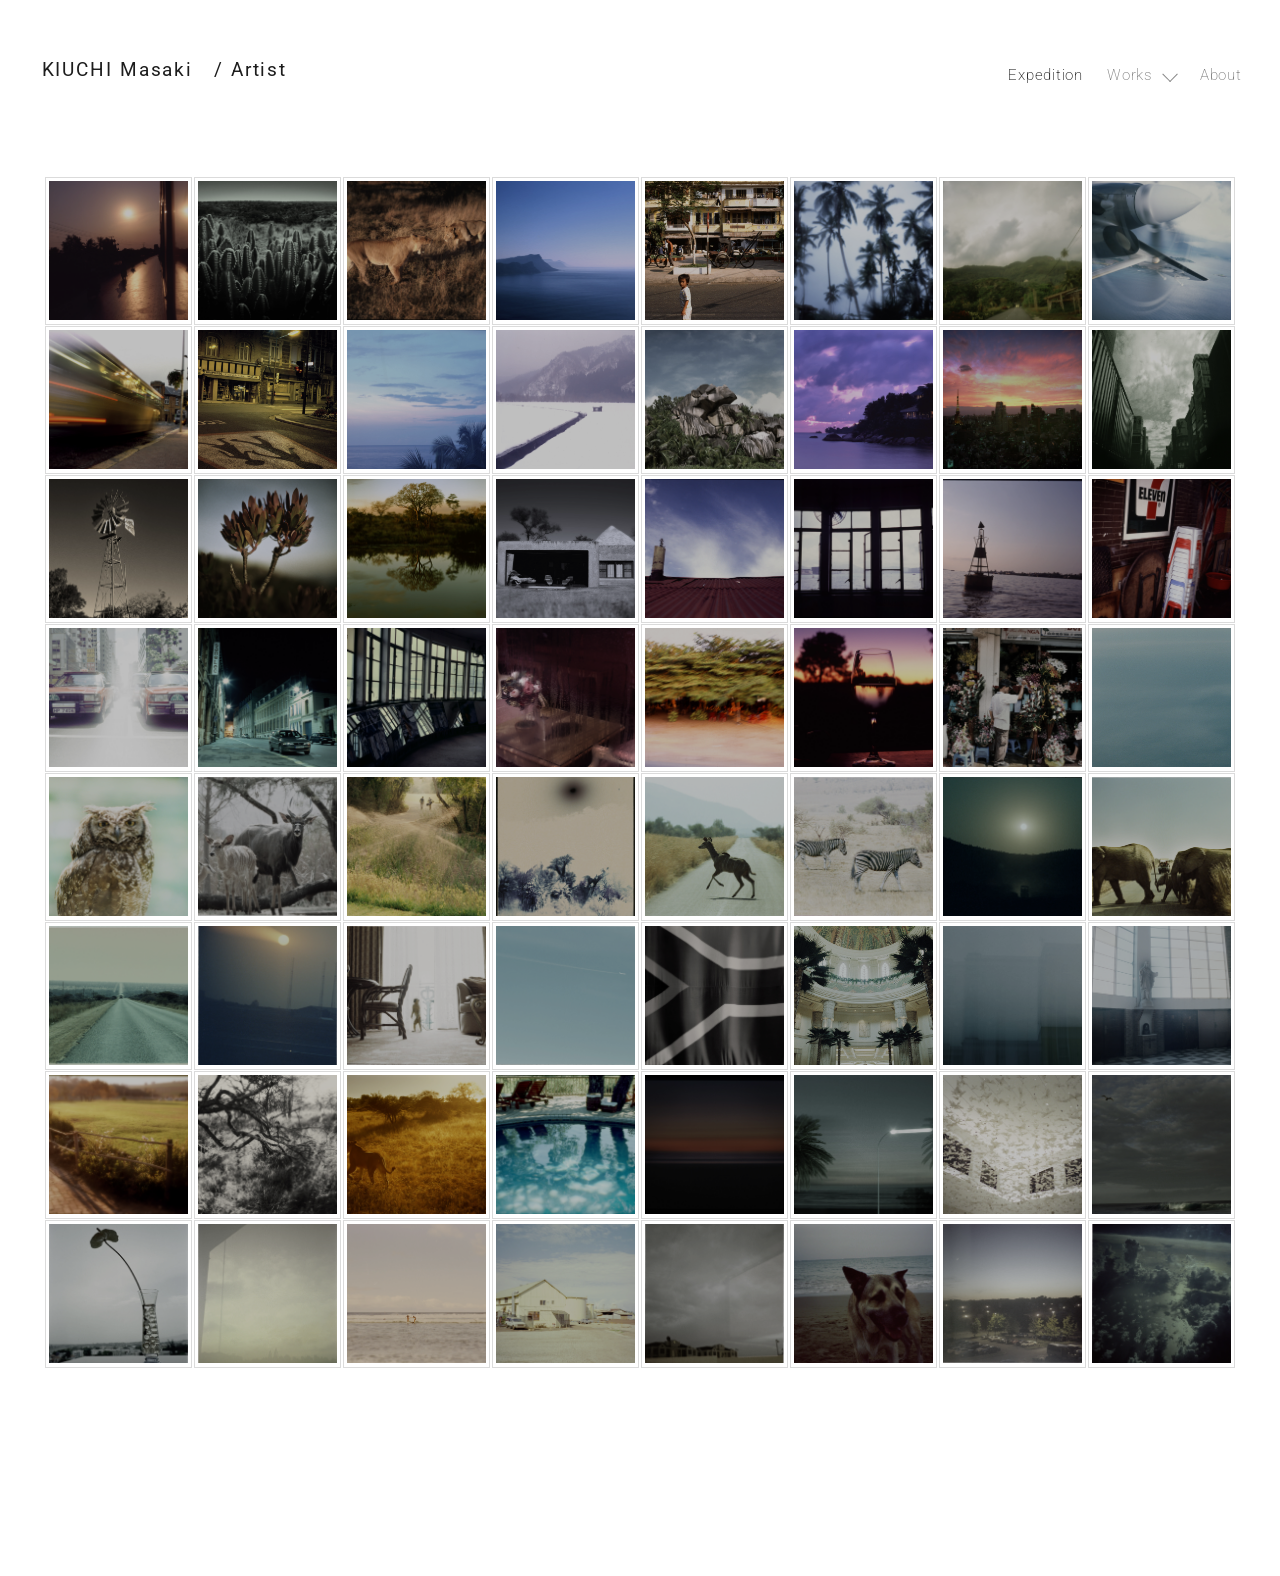
<file: index.html>
<!DOCTYPE html>
<html lang="ja">
<head>
  <meta charset="UTF-8">
  <meta name="viewport" content="width=device-width, initial-scale=1.0">
  <title>KIUCHI Masaki/Artist</title>
　<meta name="description" content="Official portfolio of Masaki Kiuchi (KIUCHI Masaki).">
 
  <link rel="preconnect" href="https://fonts.googleapis.com">
  <link rel="preconnect" href="https://fonts.gstatic.com" crossorigin>
  <link href="https://fonts.googleapis.com/css2?family=Roboto:wght@100;300&family=Noto+Sans+JP:wght@100;300;400;700&display=swap" rel="stylesheet">
  <link rel="stylesheet" href="style.css">


<style>
  .loader-overlay {
    position: fixed !important;
    top: 0 !important;
    left: 0 !important;
    width: 100vw !important;
    height: 100vh !important;
    background-color: rgba(255, 255, 255, 0.6) !important; 
    backdrop-filter: blur(8px) !important;
    -webkit-backdrop-filter: blur(8px) !important; 
    display: flex !important;
    justify-content: center !important;
    align-items: center !important;
    z-index: 999999 !important;
    opacity: 1;
    transition: opacity 4s ease; /* 消えるときの速度 */
  }
  .loader-overlay.loaded {
    opacity: 0 !important;
    pointer-events: none !important;
  }
  .spinner {
    width: 50px !important;
    height: 50px !important;
    border: 1px solid rgba(0, 0, 0, 0.05) !important; 
    border-top-color: rgba(0, 0, 0, 0.4) !important; 
    border-radius: 50% !important;
    animation: spin 1s linear infinite !important;
  }
  @keyframes spin {
    to { transform: rotate(360deg); }
  }
  main.loading {
    filter: blur(2px); 
  }
  main {
    filter: blur(0px); 
    will-change: filter; 
    transition: filter 5s ease; 
  }
</style>

  
</head>

<body>
<div id="page-loader" class="loader-overlay">
  <div class="spinner"></div>
</div>

  <header class="header">
    <div class="container">
      <h1 class="site-title active">
       <a href="index.html">KIUCHI Masaki&emsp;/ Artist</a></h1>
      
      <nav class="nav">
        <a href="index.html" class="active">Expedition</a>
       
        <div class="dropdown">
          <a href="#works" class="dropdown-trigger">
            <span class="text">Works</span>
            <span class="arrow"></span>
          </a>
       <ul class="dropdown-menu">
 
   <li>
  <a href="alternature.html" class="dropdown-item" id="link-alternature">Alternature</a></li>
    <li>
  <a href="jomon-bocci-02.html" class="dropdown-item" id="link-jomon-bocci-02">Jomon Bocci 02</a></li>
    <li>
  <a href="Tangent.html" class="dropdown-item" id="link-tangent">Tangent</a></li>
    <li>
  <a href="jomon-bocci.html" class="dropdown-item" id="link-jomon-bocci">Jomon Bocci</a></li>
    <li>
  <a href="kamisama-othello.html" class="dropdown-item" id="link-kamisama-othello">Kamisama Othello</a></li> 
    <li>
  <a href="view-from-mt-myojo.html" class="dropdown-item" id="link-view-from-mt-myojo">View from Mt.Myojo</a></li> 
    <li>
  <a href="tsukinowa.html" class="dropdown-item" id="link-tsukinowa">TSUKINOWA</a></li> 

     </ul>
   </div>
        
        <a href="about.html">About</a>
     
      </nav>
    </div>
  </header>
  
 <main class="main container loading">
   
   　    <section id="expedition" class="section">
      <div class="gallery-grid">


      <!------ Row 1 -->
      <article class="gallery-item"><a href="#popup-01"><div class="gallery-img"><img src="./e_images/expedition-1.jpg" alt="01"></div></a></article>
      <article class="gallery-item"><a href="#popup-02"><div class="gallery-img"><img src="./e_images/expedition-2.jpg" alt="02"></div></a></article>
      <article class="gallery-item"><a href="#popup-03"><div class="gallery-img"><img src="./e_images/expedition-3.jpg" alt="03"></div></a></article>
      <article class="gallery-item"><a href="#popup-04"><div class="gallery-img"><img src="./e_images/expedition-4.jpg" alt="04"></div></a></article>
      <article class="gallery-item"><a href="#popup-05"><div class="gallery-img"><img src="./e_images/expedition-5.jpg" alt="05"></div></a></article>
      <article class="gallery-item"><a href="#popup-06"><div class="gallery-img"><img src="./e_images/expedition-6.jpg" alt="06"></div></a></article>
      <article class="gallery-item"><a href="#popup-07"><div class="gallery-img"><img src="./e_images/expedition-7.jpg" alt="07"></div></a></article>
      <article class="gallery-item"><a href="#popup-08"><div class="gallery-img"><img src="./e_images/expedition-8.jpg" alt="08"></div></a></article>

      <!------ Row 2 -->
      <article class="gallery-item"><a href="#popup-09"><div class="gallery-img"><img src="./e_images/expedition-9.jpg" alt="09"></div></a></article>
      <article class="gallery-item"><a href="#popup-10"><div class="gallery-img"><img src="./e_images/expedition-10.jpg" alt="10"></div></a></article>
      <article class="gallery-item"><a href="#popup-11"><div class="gallery-img"><img src="./e_images/expedition-11.jpg" alt="11"></div></a></article>
      <article class="gallery-item"><a href="#popup-12"><div class="gallery-img"><img src="./e_images/expedition-12.jpg" alt="12"></div></a></article>
      <article class="gallery-item"><a href="#popup-13"><div class="gallery-img"><img src="./e_images/expedition-13.jpg" alt="13"></div></a></article>
      <article class="gallery-item"><a href="#popup-14"><div class="gallery-img"><img src="./e_images/expedition-14.jpg" alt="14"></div></a></article>
      <article class="gallery-item"><a href="#popup-15"><div class="gallery-img"><img src="./e_images/expedition-15.jpg" alt="15"></div></a></article>
      <article class="gallery-item"><a href="#popup-16"><div class="gallery-img"><img src="./e_images/expedition-16.jpg" alt="16"></div></a></article>

      <!------ Row 3 -->
      <article class="gallery-item"><a href="#popup-17"><div class="gallery-img"><img src="./e_images/expedition-17.jpg" alt="17"></div></a></article>
      <article class="gallery-item"><a href="#popup-18"><div class="gallery-img"><img src="./e_images/expedition-18.jpg" alt="18"></div></a></article>
      <article class="gallery-item"><a href="#popup-19"><div class="gallery-img"><img src="./e_images/expedition-19.jpg" alt="19"></div></a></article>
      <article class="gallery-item"><a href="#popup-20"><div class="gallery-img"><img src="./e_images/expedition-20.jpg" alt="20"></div></a></article>
      <article class="gallery-item"><a href="#popup-21"><div class="gallery-img"><img src="./e_images/expedition-21.jpg" alt="21"></div></a></article>
      <article class="gallery-item"><a href="#popup-22"><div class="gallery-img"><img src="./e_images/expedition-22.jpg" alt="22"></div></a></article>
      <article class="gallery-item"><a href="#popup-23"><div class="gallery-img"><img src="./e_images/expedition-23.jpg" alt="23"></div></a></article>
      <article class="gallery-item"><a href="#popup-24"><div class="gallery-img"><img src="./e_images/expedition-24.jpg" alt="24"></div></a></article>

      <!------ Row 4 -->
      <article class="gallery-item"><a href="#popup-25"><div class="gallery-img"><img src="./e_images/expedition-25.jpg" alt="25"></div></a></article>
      <article class="gallery-item"><a href="#popup-26"><div class="gallery-img"><img src="./e_images/expedition-26.jpg" alt="26"></div></a></article>
      <article class="gallery-item"><a href="#popup-27"><div class="gallery-img"><img src="./e_images/expedition-27.jpg" alt="27"></div></a></article>
      <article class="gallery-item"><a href="#popup-28"><div class="gallery-img"><img src="./e_images/expedition-28.jpg" alt="28"></div></a></article>
      <article class="gallery-item"><a href="#popup-29"><div class="gallery-img"><img src="./e_images/expedition-29.jpg" alt="29"></div></a></article>
      <article class="gallery-item"><a href="#popup-30"><div class="gallery-img"><img src="./e_images/expedition-30.jpg" alt="30"></div></a></article>
      <article class="gallery-item"><a href="#popup-31"><div class="gallery-img"><img src="./e_images/expedition-31.jpg" alt="31"></div></a></article>
      <article class="gallery-item"><a href="#popup-32"><div class="gallery-img"><img src="./e_images/expedition-32.jpg" alt="32"></div></a></article>

      <!------ Row 5 -->
      <article class="gallery-item"><a href="#popup-33"><div class="gallery-img"><img src="./e_images/expedition-33.jpg" alt="33"></div></a></article>
      <article class="gallery-item"><a href="#popup-34"><div class="gallery-img"><img src="./e_images/expedition-34.jpg" alt="34"></div></a></article>
      <article class="gallery-item"><a href="#popup-35"><div class="gallery-img"><img src="./e_images/expedition-35.jpg" alt="35"></div></a></article>
      <article class="gallery-item"><a href="#popup-36"><div class="gallery-img"><img src="./e_images/expedition-36.jpg" alt="36"></div></a></article>
      <article class="gallery-item"><a href="#popup-37"><div class="gallery-img"><img src="./e_images/expedition-37.jpg" alt="37"></div></a></article>
      <article class="gallery-item"><a href="#popup-38"><div class="gallery-img"><img src="./e_images/expedition-38.jpg" alt="38"></div></a></article>
      <article class="gallery-item"><a href="#popup-39"><div class="gallery-img"><img src="./e_images/expedition-39.jpg" alt="39"></div></a></article>
      <article class="gallery-item"><a href="#popup-40"><div class="gallery-img"><img src="./e_images/expedition-40.jpg" alt="40"></div></a></article>

      <!------ Row 6 -->
      <article class="gallery-item"><a href="#popup-41"><div class="gallery-img"><img src="./e_images/expedition-41.jpg" alt="41"></div></a></article>
      <article class="gallery-item"><a href="#popup-42"><div class="gallery-img"><img src="./e_images/expedition-42.jpg" alt="42"></div></a></article>
      <article class="gallery-item"><a href="#popup-43"><div class="gallery-img"><img src="./e_images/expedition-43.jpg" alt="43"></div></a></article>
      <article class="gallery-item"><a href="#popup-44"><div class="gallery-img"><img src="./e_images/expedition-44.jpg" alt="44"></div></a></article>
      <article class="gallery-item"><a href="#popup-45"><div class="gallery-img"><img src="./e_images/expedition-45.jpg" alt="45"></div></a></article>
      <article class="gallery-item"><a href="#popup-46"><div class="gallery-img"><img src="./e_images/expedition-46.jpg" alt="46"></div></a></article>
      <article class="gallery-item"><a href="#popup-47"><div class="gallery-img"><img src="./e_images/expedition-47.jpg" alt="47"></div></a></article>
      <article class="gallery-item"><a href="#popup-48"><div class="gallery-img"><img src="./e_images/expedition-48.jpg" alt="48"></div></a></article>

      <!------ Row 7 -->
      <article class="gallery-item"><a href="#popup-49"><div class="gallery-img"><img src="./e_images/expedition-49.jpg" alt="49"></div></a></article>
      <article class="gallery-item"><a href="#popup-50"><div class="gallery-img"><img src="./e_images/expedition-50.jpg" alt="50"></div></a></article>
      <article class="gallery-item"><a href="#popup-51"><div class="gallery-img"><img src="./e_images/expedition-51.jpg" alt="51"></div></a></article>
      <article class="gallery-item"><a href="#popup-52"><div class="gallery-img"><img src="./e_images/expedition-52.jpg" alt="52"></div></a></article>
      <article class="gallery-item"><a href="#popup-53"><div class="gallery-img"><img src="./e_images/expedition-53.jpg" alt="53"></div></a></article>
      <article class="gallery-item"><a href="#popup-54"><div class="gallery-img"><img src="./e_images/expedition-54.jpg" alt="54"></div></a></article>
      <article class="gallery-item"><a href="#popup-55"><div class="gallery-img"><img src="./e_images/expedition-55.jpg" alt="55"></div></a></article>
      <article class="gallery-item"><a href="#popup-56"><div class="gallery-img"><img src="./e_images/expedition-56.jpg" alt="56"></div></a></article>

      <!------ Row 8 -->
      <article class="gallery-item"><a href="#popup-57"><div class="gallery-img"><img src="./e_images/expedition-57.jpg" alt="57"></div></a></article>
      <article class="gallery-item"><a href="#popup-58"><div class="gallery-img"><img src="./e_images/expedition-58.jpg" alt="58"></div></a></article>
      <article class="gallery-item"><a href="#popup-59"><div class="gallery-img"><img src="./e_images/expedition-59.jpg" alt="59"></div></a></article>
      <article class="gallery-item"><a href="#popup-60"><div class="gallery-img"><img src="./e_images/expedition-60.jpg" alt="60"></div></a></article>
      <article class="gallery-item"><a href="#popup-61"><div class="gallery-img"><img src="./e_images/expedition-61.jpg" alt="61"></div></a></article>
      <article class="gallery-item"><a href="#popup-62"><div class="gallery-img"><img src="./e_images/expedition-62.jpg" alt="62"></div></a></article>
      <article class="gallery-item"><a href="#popup-63"><div class="gallery-img"><img src="./e_images/expedition-63.jpg" alt="63"></div></a></article>
      <article class="gallery-item"><a href="#popup-64"><div class="gallery-img"><img src="./e_images/expedition-64.jpg" alt="64"></div></a></article>
 
  </div> 
 
          </main>


<!-- ========================================================
     popup
     ======================================================== -->
<!------ Row 1 popup --> 
<!-- photo1-popup --> <div id="popup-01" class="gallery-modal"><a href="#expedition" class="modal-close-bg"></a><div class="modal-content"><img src="./e_images/expedition-1.jpg" alt="expedition-1"><a href="#expedition" class="modal-close-btn">&times;</a></div></div> 
<!-- photo2-popup --> <div id="popup-02" class="gallery-modal"><a href="#expedition" class="modal-close-bg"></a><div class="modal-content"><img src="./e_images/expedition-2.jpg" alt="expedition-2"><a href="#expedition" class="modal-close-btn">&times;</a></div></div> 
<!-- photo3-popup --> <div id="popup-03" class="gallery-modal"><a href="#expedition" class="modal-close-bg"></a><div class="modal-content"><img src="./e_images/expedition-3.jpg" alt="expedition-3"><a href="#expedition" class="modal-close-btn">&times;</a></div></div> 
<!-- photo4-popup --> <div id="popup-04" class="gallery-modal"><a href="#expedition" class="modal-close-bg"></a><div class="modal-content"><img src="./e_images/expedition-4.jpg" alt="expedition-4"><a href="#expedition" class="modal-close-btn">&times;</a></div></div> 
<!-- photo5-popup --> <div id="popup-05" class="gallery-modal"><a href="#expedition" class="modal-close-bg"></a><div class="modal-content"><img src="./e_images/expedition-5.jpg" alt="expedition-5"><a href="#expedition" class="modal-close-btn">&times;</a></div></div> 
<!-- photo6-popup --> <div id="popup-06" class="gallery-modal"><a href="#expedition" class="modal-close-bg"></a><div class="modal-content"><img src="./e_images/expedition-6.jpg" alt="expedition-6"><a href="#expedition" class="modal-close-btn">&times;</a></div></div> 
<!-- photo7-popup --> <div id="popup-07" class="gallery-modal"><a href="#expedition" class="modal-close-bg"></a><div class="modal-content"><img src="./e_images/expedition-7.jpg" alt="expedition-7"><a href="#expedition" class="modal-close-btn">&times;</a></div></div> 
<!-- photo8-popup --> <div id="popup-08" class="gallery-modal"><a href="#expedition" class="modal-close-bg"></a><div class="modal-content"><img src="./e_images/expedition-8.jpg" alt="expedition-8"><a href="#expedition" class="modal-close-btn">&times;</a></div></div> 

<!------ Row 2 popup--> 
<!-- photo9-popup --> <div id="popup-09" class="gallery-modal"><a href="#expedition" class="modal-close-bg"></a><div class="modal-content"><img src="./e_images/expedition-9.jpg" alt="expedition-9"><a href="#expedition" class="modal-close-btn">&times;</a></div></div> 
<!-- photo10-popup --> <div id="popup-10" class="gallery-modal"><a href="#expedition" class="modal-close-bg"></a><div class="modal-content"><img src="./e_images/expedition-10.jpg" alt="expedition-10"><a href="#expedition" class="modal-close-btn">&times;</a></div></div> 
<!-- photo11-popup --> <div id="popup-11" class="gallery-modal"><a href="#expedition" class="modal-close-bg"></a><div class="modal-content"><img src="./e_images/expedition-11.jpg" alt="expedition-11"><a href="#expedition" class="modal-close-btn">&times;</a></div></div> 
<!-- photo12-popup --> <div id="popup-12" class="gallery-modal"><a href="#expedition" class="modal-close-bg"></a><div class="modal-content"><img src="./e_images/expedition-12.jpg" alt="expedition-12"><a href="#expedition" class="modal-close-btn">&times;</a></div></div> 
<!-- photo13-popup --> <div id="popup-13" class="gallery-modal"><a href="#expedition" class="modal-close-bg"></a><div class="modal-content"><img src="./e_images/expedition-13.jpg" alt="expedition-13"><a href="#expedition" class="modal-close-btn">&times;</a></div></div> 
<!-- photo14-popup --> <div id="popup-14" class="gallery-modal"><a href="#expedition" class="modal-close-bg"></a><div class="modal-content"><img src="./e_images/expedition-14.jpg" alt="expedition-14"><a href="#expedition" class="modal-close-btn">&times;</a></div></div> 
<!-- photo15-popup --> <div id="popup-15" class="gallery-modal"><a href="#expedition" class="modal-close-bg"></a><div class="modal-content"><img src="./e_images/expedition-15.jpg" alt="expedition-15"><a href="#expedition" class="modal-close-btn">&times;</a></div></div> 
<!-- photo16-popup --> <div id="popup-16" class="gallery-modal"><a href="#expedition" class="modal-close-bg"></a><div class="modal-content"><img src="./e_images/expedition-16.jpg" alt="expedition-16"><a href="#expedition" class="modal-close-btn">&times;</a></div></div> 

<!------ Row 3 popup --> 
<!-- photo17-popup --> <div id="popup-17" class="gallery-modal"><a href="#expedition" class="modal-close-bg"></a><div class="modal-content"><img src="./e_images/expedition-17.jpg" alt="expedition-17"><a href="#expedition" class="modal-close-btn">&times;</a></div></div> 
<!-- photo18-popup --> <div id="popup-18" class="gallery-modal"><a href="#expedition" class="modal-close-bg"></a><div class="modal-content"><img src="./e_images/expedition-18.jpg" alt="expedition-18"><a href="#expedition" class="modal-close-btn">&times;</a></div></div> 
<!-- photo19-popup --> <div id="popup-19" class="gallery-modal"><a href="#expedition" class="modal-close-bg"></a><div class="modal-content"><img src="./e_images/expedition-19.jpg" alt="expedition-19"><a href="#expedition" class="modal-close-btn">&times;</a></div></div> 
<!-- photo20-popup --> <div id="popup-20" class="gallery-modal"><a href="#expedition" class="modal-close-bg"></a><div class="modal-content"><img src="./e_images/expedition-20.jpg" alt="expedition-20"><a href="#expedition" class="modal-close-btn">&times;</a></div></div> 
<!-- photo21-popup --> <div id="popup-21" class="gallery-modal"><a href="#expedition" class="modal-close-bg"></a><div class="modal-content"><img src="./e_images/expedition-21.jpg" alt="expedition-21"><a href="#expedition" class="modal-close-btn">&times;</a></div></div> 
<!-- photo22-popup --> <div id="popup-22" class="gallery-modal"><a href="#expedition" class="modal-close-bg"></a><div class="modal-content"><img src="./e_images/expedition-22.jpg" alt="expedition-22"><a href="#expedition" class="modal-close-btn">&times;</a></div></div> 
<!-- photo23-popup --> <div id="popup-23" class="gallery-modal"><a href="#expedition" class="modal-close-bg"></a><div class="modal-content"><img src="./e_images/expedition-23.jpg" alt="expedition-23"><a href="#expedition" class="modal-close-btn">&times;</a></div></div> 
<!-- photo24-popup --> <div id="popup-24" class="gallery-modal"><a href="#expedition" class="modal-close-bg"></a><div class="modal-content"><img src="./e_images/expedition-24.jpg" alt="expedition-24"><a href="#expedition" class="modal-close-btn">&times;</a></div></div> 

<!------ Row 4 popup --> 
<!-- photo25-popup --> <div id="popup-25" class="gallery-modal"><a href="#expedition" class="modal-close-bg"></a><div class="modal-content"><img src="./e_images/expedition-25.jpg" alt="expedition-25"><a href="#expedition" class="modal-close-btn">&times;</a></div></div> 
<!-- photo26-popup --> <div id="popup-26" class="gallery-modal"><a href="#expedition" class="modal-close-bg"></a><div class="modal-content"><img src="./e_images/expedition-26.jpg" alt="expedition-26"><a href="#expedition" class="modal-close-btn">&times;</a></div></div> 
<!-- photo27-popup --> <div id="popup-27" class="gallery-modal"><a href="#expedition" class="modal-close-bg"></a><div class="modal-content"><img src="./e_images/expedition-27.jpg" alt="expedition-27"><a href="#expedition" class="modal-close-btn">&times;</a></div></div> 
<!-- photo28-popup --> <div id="popup-28" class="gallery-modal"><a href="#expedition" class="modal-close-bg"></a><div class="modal-content"><img src="./e_images/expedition-28.jpg" alt="expedition-28"><a href="#expedition" class="modal-close-btn">&times;</a></div></div> 
<!-- photo29-popup --> <div id="popup-29" class="gallery-modal"><a href="#expedition" class="modal-close-bg"></a><div class="modal-content"><img src="./e_images/expedition-29.jpg" alt="expedition-29"><a href="#expedition" class="modal-close-btn">&times;</a></div></div> 
<!-- photo30-popup --> <div id="popup-30" class="gallery-modal"><a href="#expedition" class="modal-close-bg"></a><div class="modal-content"><img src="./e_images/expedition-30.jpg" alt="expedition-30"><a href="#expedition" class="modal-close-btn">&times;</a></div></div> 
<!-- photo31-popup --> <div id="popup-31" class="gallery-modal"><a href="#expedition" class="modal-close-bg"></a><div class="modal-content"><img src="./e_images/expedition-31.jpg" alt="expedition-31"><a href="#expedition" class="modal-close-btn">&times;</a></div></div> 
<!-- photo32-popup --> <div id="popup-32" class="gallery-modal"><a href="#expedition" class="modal-close-bg"></a><div class="modal-content"><img src="./e_images/expedition-32.jpg" alt="expedition-32"><a href="#expedition" class="modal-close-btn">&times;</a></div></div> 

<!------ Row 5 popup--> 
<!-- photo33-popup --> <div id="popup-33" class="gallery-modal"><a href="#expedition" class="modal-close-bg"></a><div class="modal-content"><img src="./e_images/expedition-33.jpg" alt="expedition-33"><a href="#expedition" class="modal-close-btn">&times;</a></div></div> 
<!-- photo34-popup --> <div id="popup-34" class="gallery-modal"><a href="#expedition" class="modal-close-bg"></a><div class="modal-content"><img src="./e_images/expedition-34.jpg" alt="expedition-34"><a href="#expedition" class="modal-close-btn">&times;</a></div></div> 
<!-- photo35-popup --> <div id="popup-35" class="gallery-modal"><a href="#expedition" class="modal-close-bg"></a><div class="modal-content"><img src="./e_images/expedition-35.jpg" alt="expedition-35"><a href="#expedition" class="modal-close-btn">&times;</a></div></div> 
<!-- photo36-popup --> <div id="popup-36" class="gallery-modal"><a href="#expedition" class="modal-close-bg"></a><div class="modal-content"><img src="./e_images/expedition-36.jpg" alt="expedition-36"><a href="#expedition" class="modal-close-btn">&times;</a></div></div> 
<!-- photo37-popup --> <div id="popup-37" class="gallery-modal"><a href="#expedition" class="modal-close-bg"></a><div class="modal-content"><img src="./e_images/expedition-37.jpg" alt="expedition-37"><a href="#expedition" class="modal-close-btn">&times;</a></div></div> 
<!-- photo38-popup --> <div id="popup-38" class="gallery-modal"><a href="#expedition" class="modal-close-bg"></a><div class="modal-content"><img src="./e_images/expedition-38.jpg" alt="expedition-38"><a href="#expedition" class="modal-close-btn">&times;</a></div></div> 
<!-- photo39-popup --> <div id="popup-39" class="gallery-modal"><a href="#expedition" class="modal-close-bg"></a><div class="modal-content"><img src="./e_images/expedition-39.jpg" alt="expedition-39"><a href="#expedition" class="modal-close-btn">&times;</a></div></div> 
<!-- photo40-popup --> <div id="popup-40" class="gallery-modal"><a href="#expedition" class="modal-close-bg"></a><div class="modal-content"><img src="./e_images/expedition-40.jpg" alt="expedition-40"><a href="#expedition" class="modal-close-btn">&times;</a></div></div> 

<!------ Row 6 popup --> 
<!-- photo41-popup --> <div id="popup-41" class="gallery-modal"><a href="#expedition" class="modal-close-bg"></a><div class="modal-content"><img src="./e_images/expedition-41.jpg" alt="expedition-41"><a href="#expedition" class="modal-close-btn">&times;</a></div></div> 
<!-- photo42-popup --> <div id="popup-42" class="gallery-modal"><a href="#expedition" class="modal-close-bg"></a><div class="modal-content"><img src="./e_images/expedition-42.jpg" alt="expedition-42"><a href="#expedition" class="modal-close-btn">&times;</a></div></div> 
<!-- photo43-popup --> <div id="popup-43" class="gallery-modal"><a href="#expedition" class="modal-close-bg"></a><div class="modal-content"><img src="./e_images/expedition-43.jpg" alt="expedition-43"><a href="#expedition" class="modal-close-btn">&times;</a></div></div> 
<!-- photo44-popup --> <div id="popup-44" class="gallery-modal"><a href="#expedition" class="modal-close-bg"></a><div class="modal-content"><img src="./e_images/expedition-44.jpg" alt="expedition-44"><a href="#expedition" class="modal-close-btn">&times;</a></div></div> 
<!-- photo45-popup --> <div id="popup-45" class="gallery-modal"><a href="#expedition" class="modal-close-bg"></a><div class="modal-content"><img src="./e_images/expedition-45.jpg" alt="expedition-45"><a href="#expedition" class="modal-close-btn">&times;</a></div></div> 
<!-- photo46-popup --> <div id="popup-46" class="gallery-modal"><a href="#expedition" class="modal-close-bg"></a><div class="modal-content"><img src="./e_images/expedition-46.jpg" alt="expedition-46"><a href="#expedition" class="modal-close-btn">&times;</a></div></div> 
<!-- photo47-popup --> <div id="popup-47" class="gallery-modal"><a href="#expedition" class="modal-close-bg"></a><div class="modal-content"><img src="./e_images/expedition-47.jpg" alt="expedition-47"><a href="#expedition" class="modal-close-btn">&times;</a></div></div> 
<!-- photo48-popup --> <div id="popup-48" class="gallery-modal"><a href="#expedition" class="modal-close-bg"></a><div class="modal-content"><img src="./e_images/expedition-48.jpg" alt="expedition-48"><a href="#expedition" class="modal-close-btn">&times;</a></div></div> 

<!------ Row 7 popup--> 
<!-- photo49-popup --> <div id="popup-49" class="gallery-modal"><a href="#expedition" class="modal-close-bg"></a><div class="modal-content"><img src="./e_images/expedition-49.jpg" alt="expedition-49"><a href="#expedition" class="modal-close-btn">&times;</a></div></div> 
<!-- photo50-popup --> <div id="popup-50" class="gallery-modal"><a href="#expedition" class="modal-close-bg"></a><div class="modal-content"><img src="./e_images/expedition-50.jpg" alt="expedition-50"><a href="#expedition" class="modal-close-btn">&times;</a></div></div> 
<!-- photo51-popup --> <div id="popup-51" class="gallery-modal"><a href="#expedition" class="modal-close-bg"></a><div class="modal-content"><img src="./e_images/expedition-51.jpg" alt="expedition-51"><a href="#expedition" class="modal-close-btn">&times;</a></div></div> 
<!-- photo52-popup --> <div id="popup-52" class="gallery-modal"><a href="#expedition" class="modal-close-bg"></a><div class="modal-content"><img src="./e_images/expedition-52.jpg" alt="expedition-52"><a href="#expedition" class="modal-close-btn">&times;</a></div></div> 
<!-- photo53-popup --> <div id="popup-53" class="gallery-modal"><a href="#expedition" class="modal-close-bg"></a><div class="modal-content"><img src="./e_images/expedition-53.jpg" alt="expedition-53"><a href="#expedition" class="modal-close-btn">&times;</a></div></div> 
<!-- photo54-popup --> <div id="popup-54" class="gallery-modal"><a href="#expedition" class="modal-close-bg"></a><div class="modal-content"><img src="./e_images/expedition-54.jpg" alt="expedition-54"><a href="#expedition" class="modal-close-btn">&times;</a></div></div> 
<!-- photo55-popup --> <div id="popup-55" class="gallery-modal"><a href="#expedition" class="modal-close-bg"></a><div class="modal-content"><img src="./e_images/expedition-55.jpg" alt="expedition-55"><a href="#expedition" class="modal-close-btn">&times;</a></div></div> 
<!-- photo56-popup --> <div id="popup-56" class="gallery-modal"><a href="#expedition" class="modal-close-bg"></a><div class="modal-content"><img src="./e_images/expedition-56.jpg" alt="expedition-56"><a href="#expedition" class="modal-close-btn">&times;</a></div></div> 

<!------ Row 8 popup--> 
<!-- photo57-popup --> <div id="popup-57" class="gallery-modal"><a href="#expedition" class="modal-close-bg"></a><div class="modal-content"><img src="./e_images/expedition-57.jpg" alt="expedition-57"><a href="#expedition" class="modal-close-btn">&times;</a></div></div> 
<!-- photo58-popup --> <div id="popup-58" class="gallery-modal"><a href="#expedition" class="modal-close-bg"></a><div class="modal-content"><img src="./e_images/expedition-58.jpg" alt="expedition-58"><a href="#expedition" class="modal-close-btn">&times;</a></div></div> 
<!-- photo59-popup --> <div id="popup-59" class="gallery-modal"><a href="#expedition" class="modal-close-bg"></a><div class="modal-content"><img src="./e_images/expedition-59.jpg" alt="expedition-59"><a href="#expedition" class="modal-close-btn">&times;</a></div></div> 
<!-- photo60-popup --> <div id="popup-60" class="gallery-modal"><a href="#expedition" class="modal-close-bg"></a><div class="modal-content"><img src="./e_images/expedition-60.jpg" alt="expedition-60"><a href="#expedition" class="modal-close-btn">&times;</a></div></div> 
<!-- photo61-popup --> <div id="popup-61" class="gallery-modal"><a href="#expedition" class="modal-close-bg"></a><div class="modal-content"><img src="./e_images/expedition-61.jpg" alt="expedition-61"><a href="#expedition" class="modal-close-btn">&times;</a></div></div> 
<!-- photo62-popup --> <div id="popup-62" class="gallery-modal"><a href="#expedition" class="modal-close-bg"></a><div class="modal-content"><img src="./e_images/expedition-62.jpg" alt="expedition-62"><a href="#expedition" class="modal-close-btn">&times;</a></div></div> 
<!-- photo63-popup --> <div id="popup-63" class="gallery-modal"><a href="#expedition" class="modal-close-bg"></a><div class="modal-content"><img src="./e_images/expedition-63.jpg" alt="expedition-63"><a href="#expedition" class="modal-close-btn">&times;</a></div></div> 
<!-- photo64-popup --> <div id="popup-64" class="gallery-modal"><a href="#expedition" class="modal-close-bg"></a><div class="modal-content"><img src="./e_images/expedition-64.jpg" alt="expedition-64"><a href="#expedition" class="modal-close-btn">&times;</a></div></div> 

<!------ Row 9 popup--> 
<!-- photo65-popup --> <div id="popup-65" class="gallery-modal"><a href="#expedition" class="modal-close-bg"></a><div class="modal-content"><img src="./e_images/expedition-65.jpg" alt="expedition-65"><a href="#expedition" class="modal-close-btn">&times;</a></div></div> 
<!-- photo66-popup --> <div id="popup-66" class="gallery-modal"><a href="#expedition" class="modal-close-bg"></a><div class="modal-content"><img src="./e_images/expedition-66.jpg" alt="expedition-66"><a href="#expedition" class="modal-close-btn">&times;</a></div></div> 
<!-- photo67-popup --> <div id="popup-67" class="gallery-modal"><a href="#expedition" class="modal-close-bg"></a><div class="modal-content"><img src="./e_images/expedition-67.jpg" alt="expedition-67"><a href="#expedition" class="modal-close-btn">&times;</a></div></div> 
<!-- photo68-popup --> <div id="popup-68" class="gallery-modal"><a href="#expedition" class="modal-close-bg"></a><div class="modal-content"><img src="./e_images/expedition-68.jpg" alt="expedition-68"><a href="#expedition" class="modal-close-btn">&times;</a></div></div> 
<!-- photo69-popup --> <div id="popup-69" class="gallery-modal"><a href="#expedition" class="modal-close-bg"></a><div class="modal-content"><img src="./e_images/expedition-69.jpg" alt="expedition-69"><a href="#expedition" class="modal-close-btn">&times;</a></div></div> 
<!-- photo70-popup --> <div id="popup-70" class="gallery-modal"><a href="#expedition" class="modal-close-bg"></a><div class="modal-content"><img src="./e_images/expedition-70.jpg" alt="expedition-70"><a href="#expedition" class="modal-close-btn">&times;</a></div></div> 
<!-- photo71-popup --> <div id="popup-71" class="gallery-modal"><a href="#expedition" class="modal-close-bg"></a><div class="modal-content"><img src="./e_images/expedition-71.jpg" alt="expedition-71"><a href="#expedition" class="modal-close-btn">&times;</a></div></div> 
<!-- photo72-popup --> <div id="popup-72" class="gallery-modal"><a href="#expedition" class="modal-close-bg"></a><div class="modal-content"><img src="./e_images/expedition-72.jpg" alt="expedition-72"><a href="#expedition" class="modal-close-btn">&times;</a></div></div> 

<!------ Row 10 popup --> 
<!-- photo73-popup --> <div id="popup-73" class="gallery-modal"><a href="#expedition" class="modal-close-bg"></a><div class="modal-content"><img src="./e_images/expedition-73.jpg" alt="expedition-73"><a href="#expedition" class="modal-close-btn">&times;</a></div></div> 
<!-- photo74-popup --> <div id="popup-74" class="gallery-modal"><a href="#expedition" class="modal-close-bg"></a><div class="modal-content"><img src="./e_images/expedition-74.jpg" alt="expedition-74"><a href="#expedition" class="modal-close-btn">&times;</a></div></div> 
<!-- photo75-popup --> <div id="popup-75" class="gallery-modal"><a href="#expedition" class="modal-close-bg"></a><div class="modal-content"><img src="./e_images/expedition-75.jpg" alt="expedition-75"><a href="#expedition" class="modal-close-btn">&times;</a></div></div> 
<!-- photo76-popup --> <div id="popup-76" class="gallery-modal"><a href="#expedition" class="modal-close-bg"></a><div class="modal-content"><img src="./e_images/expedition-76.jpg" alt="expedition-76"><a href="#expedition" class="modal-close-btn">&times;</a></div></div> 
<!-- photo77-popup --> <div id="popup-77" class="gallery-modal"><a href="#expedition" class="modal-close-bg"></a><div class="modal-content"><img src="./e_images/expedition-77.jpg" alt="expedition-77"><a href="#expedition" class="modal-close-btn">&times;</a></div></div> 
<!-- photo78-popup --> <div id="popup-78" class="gallery-modal"><a href="#expedition" class="modal-close-bg"></a><div class="modal-content"><img src="./e_images/expedition-78.jpg" alt="expedition-78"><a href="#expedition" class="modal-close-btn">&times;</a></div></div> 
<!-- photo79-popup --> <div id="popup-79" class="gallery-modal"><a href="#expedition" class="modal-close-bg"></a><div class="modal-content"><img src="./e_images/expedition-79.jpg" alt="expedition-79"><a href="#expedition" class="modal-close-btn">&times;</a></div></div> 
<!-- photo80-popup --> <div id="popup-80" class="gallery-modal"><a href="#expedition" class="modal-close-bg"></a><div class="modal-content"><img src="./e_images/expedition-80.jpg" alt="expedition-80"><a href="#expedition" class="modal-close-btn">&times;</a></div></div> 




  </div>

 
<script>
  //      close        
  document.querySelectorAll('.modal-close-bg, .modal-close-btn').forEach(btn => {
    btn.addEventListener('click', (e) => {
      e.preventDefault();
      location.hash = 'close';
    });
  });

  //     「Esc」close 
  document.addEventListener('keydown', (e) => {
    if (e.key === 'Escape' && location.hash.startsWith('#popup-')) {
      location.hash = 'close';
    }
  });
</script>
  
<script>
(function() {
  function skipLoading() {
    const loader = document.getElementById('page-loader');
    const mainContent = document.querySelector('main');
    const images = document.querySelectorAll('.gallery-item img');

    if (loader) {
      loader.style.setProperty('display', 'none', 'important'); 
      loader.classList.add('loaded');
    }
    if (mainContent) {
      mainContent.classList.remove('loading'); // 
      mainContent.style.filter = 'none';
    }
    images.forEach(img => {
      img.classList.add('img-loaded'); 
    });
  }

  // Detect loading via the browser's "Back" button (bfcache) and force a skip.
  window.addEventListener('pageshow', function(event) {
    if (event.persisted) {
      skipLoading();
    }
  });

  document.addEventListener('DOMContentLoaded', function() {
    const images = document.querySelectorAll('.gallery-item img');
    const mainContent = document.querySelector('main');
    const loader = document.getElementById('page-loader');

    //  Standard image loading monitoring & cache count
    let loadedCount = 0;
    images.forEach(img => {
      if (img.complete) {
        loadedCount++;
        img.classList.add('img-loaded');
      } else {
        img.addEventListener('load', function() {
          img.classList.add('img-loaded');
        });
      }
    });

    //  [When revisiting via a link] Skip immediately if the cache contains a sufficient number of items (more than half)
    // Threshold: 40 items
    if (loadedCount >= 40) {
      skipLoading();
      return;
    }

    //   Execute loading only upon the initial visit (when there is no cache)
    if (mainContent) {
      mainContent.classList.add('loading');
    }

    let isAnimated = false;
    function startAnimate() {
      if (isAnimated) return;
      isAnimated = true;

      if (loader && !loader.classList.contains('loaded')) {
        loader.classList.add('loaded');
      }

      setTimeout(() => {
        if (mainContent) {
          mainContent.classList.remove('loading');
        }
      }, 1500);
    }

    window.addEventListener('load', function() {
      setTimeout(startAnimate, 800); 
    });

    setTimeout(startAnimate, 2500);
  });
})();
</script>




</body>
</html>
</file>
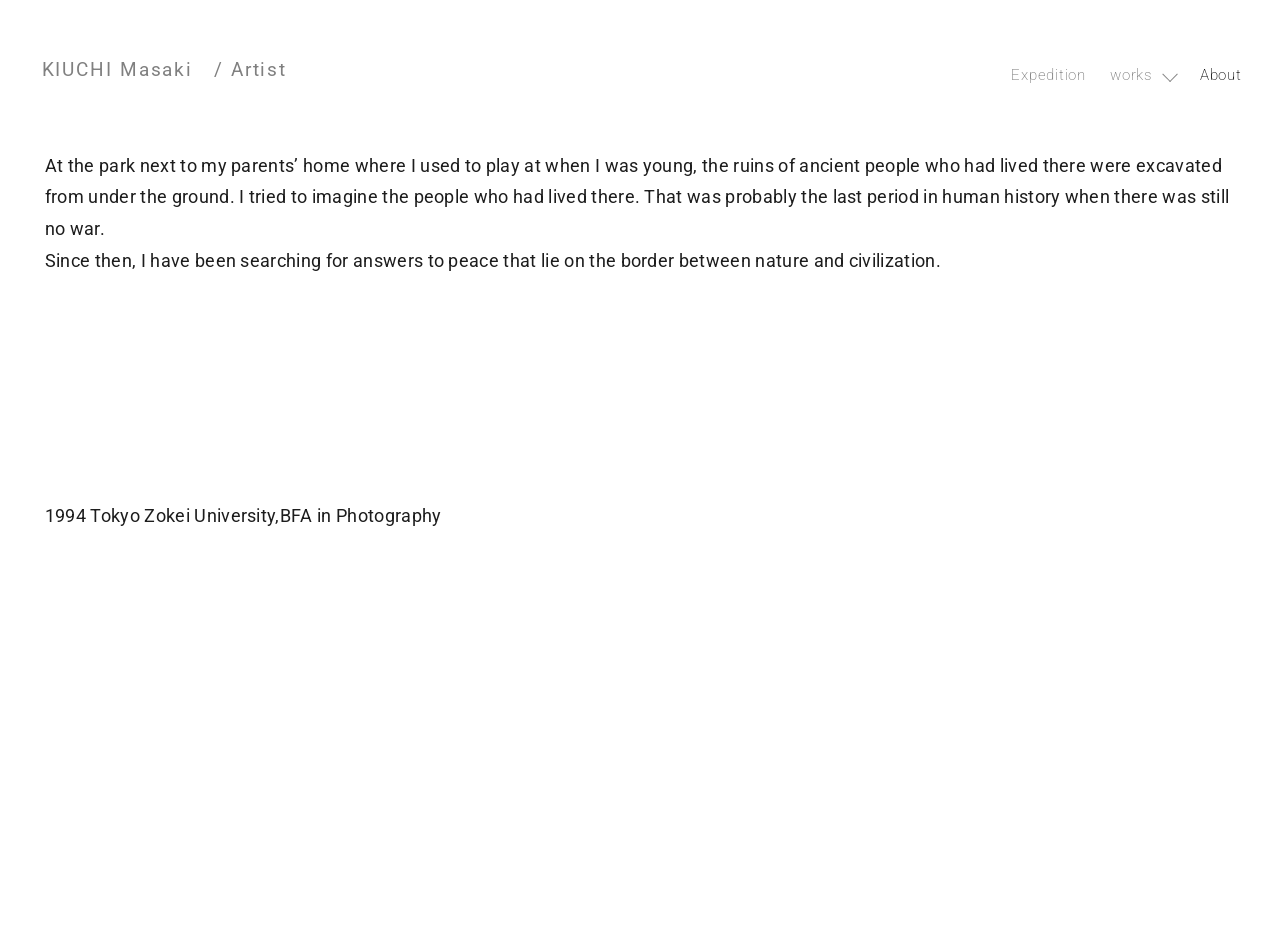
<file: about.html>
<!DOCTYPE html>
<html lang="ja">
<head>
  <meta charset="UTF-8">
  <meta name="viewport" content="width=device-width, initial-scale=1.0">
  <title>KIUCHI Masaki/Artist</title>
　<meta name="description" content="Official portfolio of Masaki Kiuchi (KIUCHI Masaki).">

  <link rel="preconnect" href="https://fonts.googleapis.com">
  <link rel="preconnect" href="https://fonts.gstatic.com" crossorigin>
  <link href="https://fonts.googleapis.com/css2?family=Roboto:wght@100;300&family=Noto+Sans+JP:wght@100;300;400;700&display=swap" rel="stylesheet">
  <link rel="stylesheet" href="style.css">

</head>
<body>

  <header class="header">
    <div class="container">
      <h1 class="site-title">
       <a href="index.html">KIUCHI Masaki&emsp;/ Artist</a></h1>

      
      <nav class="nav">
        
        <a href="index.html">Expedition</a>
        
 <!-- プルダウン付きメニュー "works" -->
        <div class="dropdown">
        <a href="#works" class="dropdown-trigger">
          <span class="text">works</span>
          <span class="arrow"></span>
       </a>
       
       <ul class="dropdown-menu">

  <li>
  <a href="alternature.html" class="dropdown-item" id="link-alternature">Alternature</a></li>
    <li>
  <a href="jomon-bocci-02.html" class="dropdown-item" id="link-jomon-bocci-02">Jomon Bocci 02</a></li>
    <li>
  <a href="Tangent.html" class="dropdown-item" id="link-tangent">Tangent</a></li>
    <li>
  <a href="jomon-bocci.html" class="dropdown-item" id="link-jomon-bocci">Jomon Bocci</a></li>
    <li>
  <a href="kamisama-othello.html" class="dropdown-item" id="link-kamisama-othello">Kamisama Othello</a></li> 
    <li>
  <a href="view-from-mt-myojo.html" class="dropdown-item" id="link-view-from-mt-myojo">View from Mt.Myojo</a></li> 
    <li>
  <a href="tsukinowa.html" class="dropdown-item" id="link-tsukinowa">TSUKINOWA</a></li> 

     </ul>
   </div>

   <!-- 現在地-->
        <a href="about.html" class="active">About</a>

      </nav>
    </div>
  </header>

  <main class="main container">




     <section id="about" class="section">

      <p>At the park next to my parents’ home where I used to play at when I was young, the ruins of ancient people who had lived there were excavated from under the ground. I tried to imagine the people who had lived there. That was probably the last period in human history when there was still no war.<br>Since then, I have been searching for answers to peace that lie on the border between nature and civilization.</p>
    </section>   
     <section id="education" class="section">

      <p>1994 Tokyo Zokei University,BFA in Photography</p>
    </section> 
  </main>



</body>
</html>
</file>
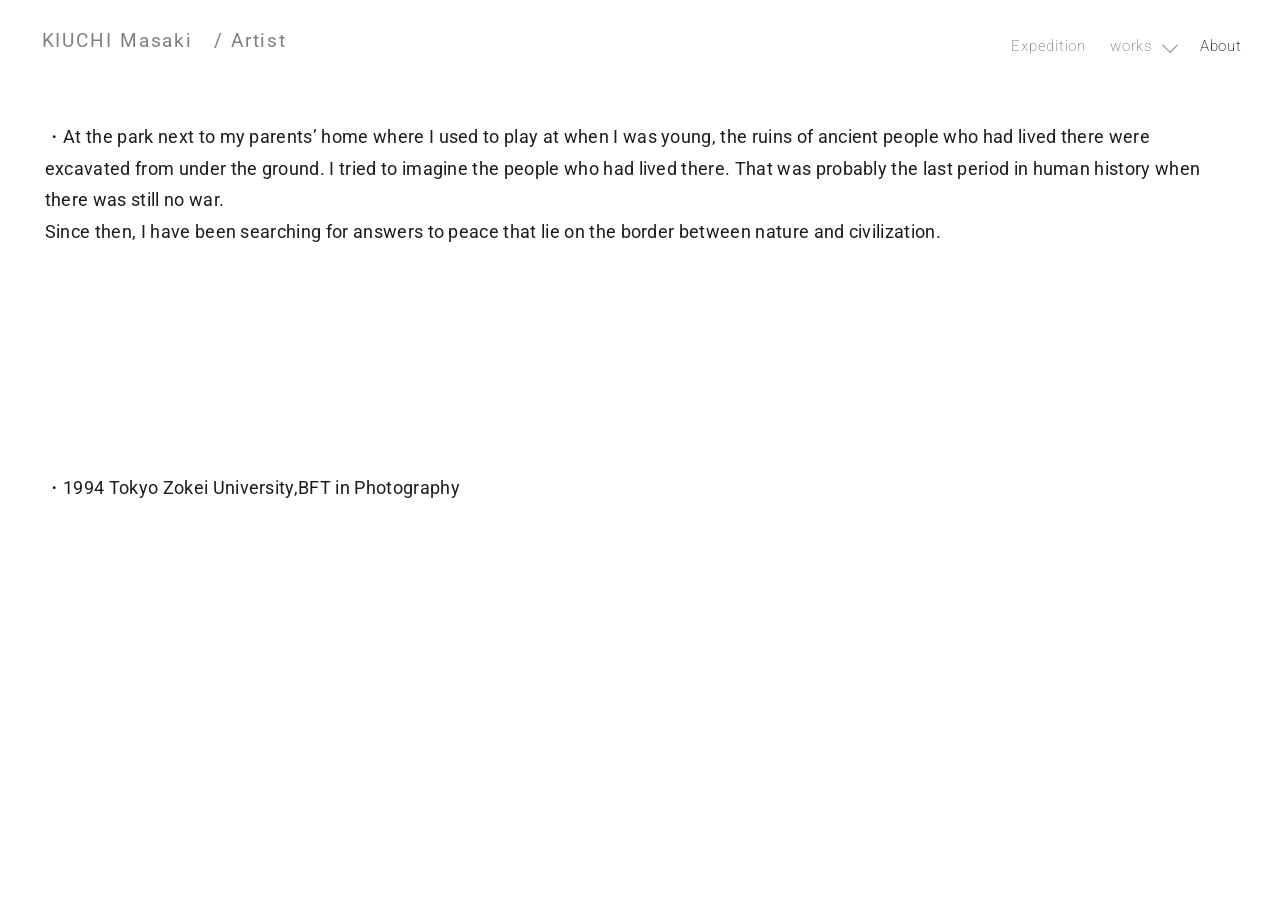
<file: About.html>
<!DOCTYPE html>
<html lang="ja">
<head>
  <meta charset="UTF-8">
  <meta name="viewport" content="width=device-width, initial-scale=1.0">
  <title>KIUCHI Masaki/Artist</title>
  
  <!-- Google Fonts -->
  <link rel="preconnect" href="https://fonts.googleapis.com">
  <link rel="preconnect" href="https://fonts.gstatic.com" crossorigin>
  <link href="https://fonts.googleapis.com/css2?family=Roboto:wght@100;300&family=Noto+Sans+JP:wght@100;300;400;700&display=swap" rel="stylesheet">
  <link rel="stylesheet" href="style.css">

</head>
<body>

  <header class="header">
    <div class="container">
      <h1 class="site-title">
       <a href="index.html">KIUCHI Masaki&emsp;/ Artist</a></h1>

      
      <nav class="nav">
        
        <a href="index.html">Expedition</a>
        
 <!-- プルダウン付きメニュー "works" -->
        <div class="dropdown">
        <a href="#works" class="dropdown-trigger">
          <span class="text">works</span>
          <span class="arrow"></span>
       </a>
       
       <ul class="dropdown-menu">
   <!-- 現在地-->
   <li>
  <a href="alternature.html" class="dropdown-item" id="link-alternature">Alternature</a></li>
    <li>
  <a class="jomon-bocci-02 dropdown-item non" id="link-jomon-bocci-02">Jomon Bocci 02</a></li>    
    <li>
  <a class="tangent dropdown-item non" id="tangent">Tangent</a></li>
    <li>
  <a class="jomon-bocci dropdown-item non" id="link-jomon-bocci">Jomon Bocci</a></li>      
    <li>
  <a class="kamisama-othello dropdown-item non" id="link-kamisama-othello">Kamisama Othello</a></li>     
    <li>
  <a class="view-from-mt-myojo dropdown-item non" id="link-view-from-mt-myojo">View from Mt.Myojo</a></li> 
    <li>
  <a class="tsukinowa-2 dropdown-item non" id="link-tsukinowa-2">TSUKINOWA Ⅱ</a></li> 
    <li>
  <a class="tsukinowa dropdown-item non" id="link-tsukinowa">TSUKINOWA</a></li> 
     </ul>
   </div>
       
        <a href="index.html" class="active">About</a>

      </nav>
    </div>
  </header>

  <main class="main container">




     <section id="about" class="section">

      <p>・At the park next to my parents’ home where I used to play at when I was young, the ruins of ancient people who had lived there were excavated from under the ground. I tried to imagine the people who had lived there. That was probably the last period in human history when there was still no war.<br>Since then, I have been searching for answers to peace that lie on the border between nature and civilization.</p>
    </section>   
     <section id="education" class="section">

      <p>・1994 Tokyo Zokei University,BFT in Photography</p>
    </section> 
  </main>



</body>
</html>
</file>
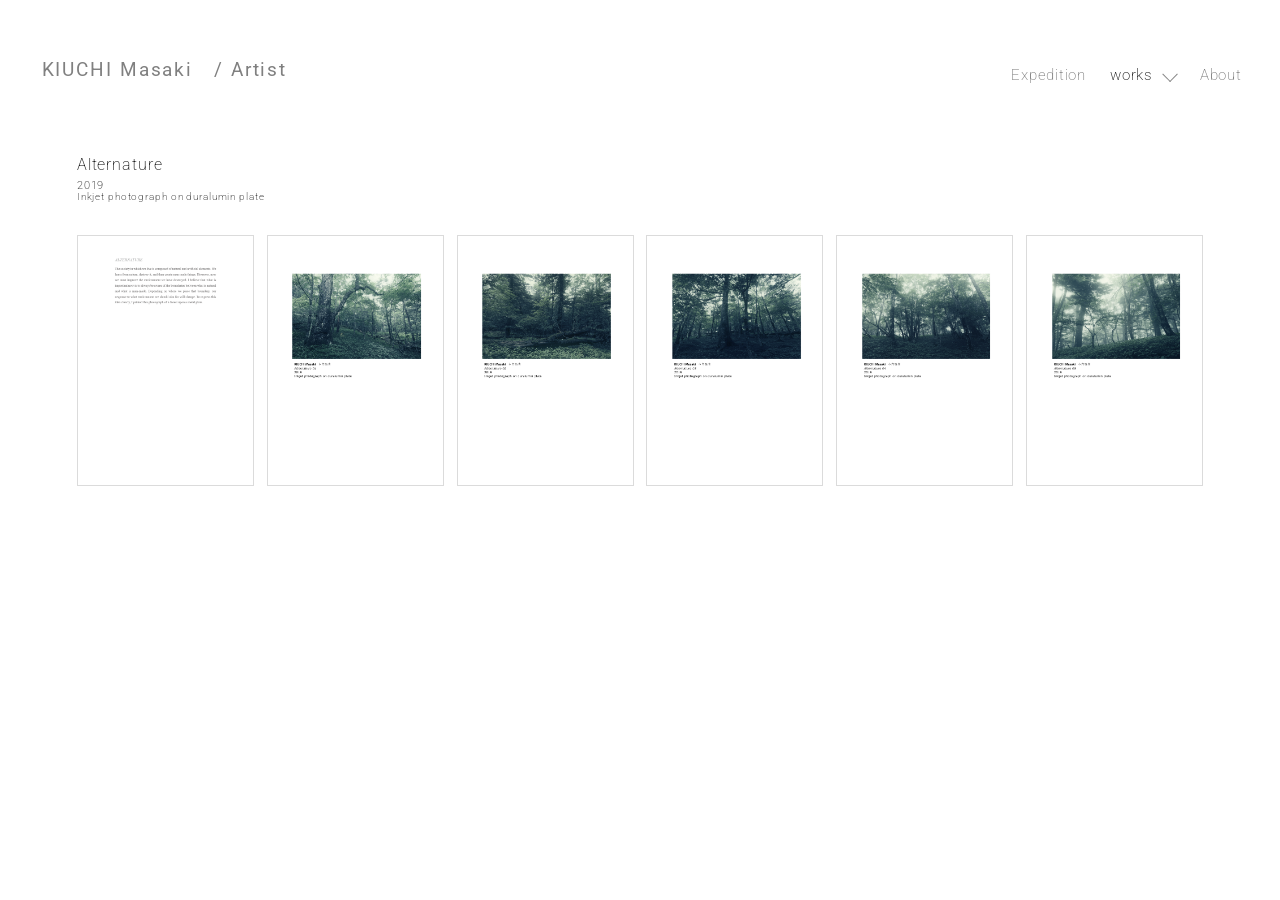
<file: alternature.html>
<!DOCTYPE html>
<html lang="ja">
<head>
  <meta charset="UTF-8">
  <meta name="viewport" content="width=device-width, initial-scale=1.0">
  <title>KIUCHI Masaki/Artist</title>
　<meta name="description" content="Official portfolio of Masaki Kiuchi (KIUCHI Masaki).">

  <link rel="preconnect" href="https://fonts.googleapis.com">
  <link rel="preconnect" href="https://fonts.gstatic.com" crossorigin>
  <link href="https://fonts.googleapis.com/css2?family=Roboto:wght@100;300&family=Noto+Sans+JP:wght@100;300;400;700&display=swap" rel="stylesheet">
  <link rel="stylesheet" href="style.css">
  
  

</head>
<body>

  <header class="header">
    <div class="container">
      <h1 class="site-title">
       <a href="index.html">KIUCHI Masaki&emsp;/ Artist</a></h1>

      
      <nav class="nav">
        
        <a href="index.html">Expedition</a>
        
 <!-- プルダウン付きメニュー "works" -->
        <div class="dropdown">
        <a href="#works" class="dropdown-trigger">
          <span class="text active">works</span>
          <span class="arrow"></span>
       </a>
       
       <ul class="dropdown-menu">
 <!-- 現在地------------------>
   <li>
  <a href="alternature.html" class="dropdown-item active" id="link-alternature">Alternature</a></li>
  <!-------------------->
    <li>
  <a href="jomon-bocci-02.html" class="dropdown-item" id="link-jomon-bocci-02">Jomon Bocci 02</a></li>
    <li>
  <a href="Tangent.html" class="dropdown-item" id="link-tangent">Tangent</a></li>
    <li>
  <a href="jomon-bocci.html" class="dropdown-item" id="link-jomon-bocci">Jomon Bocci</a></li>
    <li>
  <a href="kamisama-othello.html" class="dropdown-item" id="link-kamisama-othello">Kamisama Othello</a></li> 
    <li>
  <a href="view-from-mt-myojo.html" class="dropdown-item" id="link-view-from-mt-myojo">View from Mt.Myojo</a></li> 
    <li>
  <a href="tsukinowa.html" class="dropdown-item" id="link-tsukinowa">TSUKINOWA</a></li> 
 
     </ul>
   </div>
       
        <a href="about.html">About</a>

      </nav>
    </div>
  </header>

  <main class="main container">

 <section id="alternature" class="section">
    <div class="works-title">
<h1 id="works-title">Alternature</h1>
<p id="works-date">2019</p>
<p id="works-medium">Inkjet photograph on duralumin plate</p>
</div>
    
    <section id="works-page" class="section">
      <div class="worksgallery-grid">  
      
      
      
<article class="worksgallery-item">
              <a href="#popup-A1"> 
     <div class="worksgallery-img"><img src="./w_images/ALTERNTURE_statement.png" alt="ALTERNTURE_statement"></div>
   </a></article> 
    
<article class="worksgallery-item">
              <a href="#popup-A2"> 
     <div class="worksgallery-img"><img src="./w_images/Arternature01.png" alt="Arternature01"></div>
   </a></article> 
   
<article class="worksgallery-item">
              <a href="#popup-A3"> 
     <div class="worksgallery-img"><img src="./w_images/Arternature02.png" alt="Arternature02"></div>
   </a></article>        
 
 <article class="worksgallery-item">
              <a href="#popup-A4"> 
     <div class="worksgallery-img"><img src="./w_images/Arternature03.png" alt="Arternature03"></div>
   </a></article> 
      
<article class="worksgallery-item">
              <a href="#popup-A5"> 
     <div class="worksgallery-img"><img src="./w_images/Arternature04.png" alt="Arternature04"></div>
   </a></article> 
   
<article class="worksgallery-item">
              <a href="#popup-A6"> 
     <div class="worksgallery-img"><img src="./w_images/Arternature05.png" alt="Arternature05"></div>
   </a></article>    
   
   
   
    
     </div>
    </section>   

  </main>

   <div id="popup-A1" class="gallery-modal">
      <a href="#expedition" class="modal-close-bg"></a> <!-- 背景をクリックしたら閉じる -->
          <div class="modal-content">
          <img src="./w_images/ALTERNTURE_statement.png" alt="ALTERNTURE_statement">
      <a href="#expedition" class="modal-close-btn">&times;</a> <!-- 閉じるボタン（×） -->
       </div></div>

   <div id="popup-A2" class="gallery-modal">
      <a href="#expedition" class="modal-close-bg"></a> <!-- 背景をクリックしたら閉じる -->
          <div class="modal-content">
          <img src="./w_images/Arternature01.png" alt="Arternature01">
      <a href="#expedition" class="modal-close-btn">&times;</a> <!-- 閉じるボタン（×） -->
       </div></div>

   <div id="popup-A3" class="gallery-modal">
      <a href="#expedition" class="modal-close-bg"></a> <!-- 背景をクリックしたら閉じる -->
          <div class="modal-content">
          <img src="./w_images/Arternature02.png" alt="Arternature02">
      <a href="#expedition" class="modal-close-btn">&times;</a> <!-- 閉じるボタン（×） -->
       </div></div>

   <div id="popup-A4" class="gallery-modal">
      <a href="#expedition" class="modal-close-bg"></a> <!-- 背景をクリックしたら閉じる -->
          <div class="modal-content">
          <img src="./w_images/Arternature03.png" alt="Arternature03">
      <a href="#expedition" class="modal-close-btn">&times;</a> <!-- 閉じるボタン（×） -->
       </div></div>

   <div id="popup-A5" class="gallery-modal">
      <a href="#expedition" class="modal-close-bg"></a> <!-- 背景をクリックしたら閉じる -->
          <div class="modal-content">
          <img src="./w_images/Arternature04.png" alt="Arternature04">
      <a href="#expedition" class="modal-close-btn">&times;</a> <!-- 閉じるボタン（×） -->
       </div></div>

   <div id="popup-A6" class="gallery-modal">
      <a href="#expedition" class="modal-close-bg"></a> <!-- 背景をクリックしたら閉じる -->
          <div class="modal-content">
          <img src="./w_images/Arternature05.png" alt="Arternature05">
      <a href="#expedition" class="modal-close-btn">&times;</a> <!-- 閉じるボタン（×） -->
       </div></div>


 </div>
 
<script>
  // 1. クリックで閉じる処理（背景または×ボタン）
  document.querySelectorAll('.modal-close-bg, .modal-close-btn').forEach(btn => {
    btn.addEventListener('click', (e) => {
      e.preventDefault();
      location.hash = 'close';
    });
  });

  // 2. キーボードの「Esc」キーで閉じる処理
  document.addEventListener('keydown', (e) => {
    if (e.key === 'Escape' && location.hash.startsWith('#popup-')) {
      location.hash = 'close';
    }
  });
</script>
<script>
document.addEventListener('DOMContentLoaded', function() {
  const images = document.querySelectorAll('main img');

  images.forEach(img => {
    if (img.complete) {
      img.classList.add('img-loaded');
    } else {
      img.addEventListener('load', function() {
        img.classList.add('img-loaded');
      });
    }
  });
});
</script>


 
  


</body>
</html>
</file>
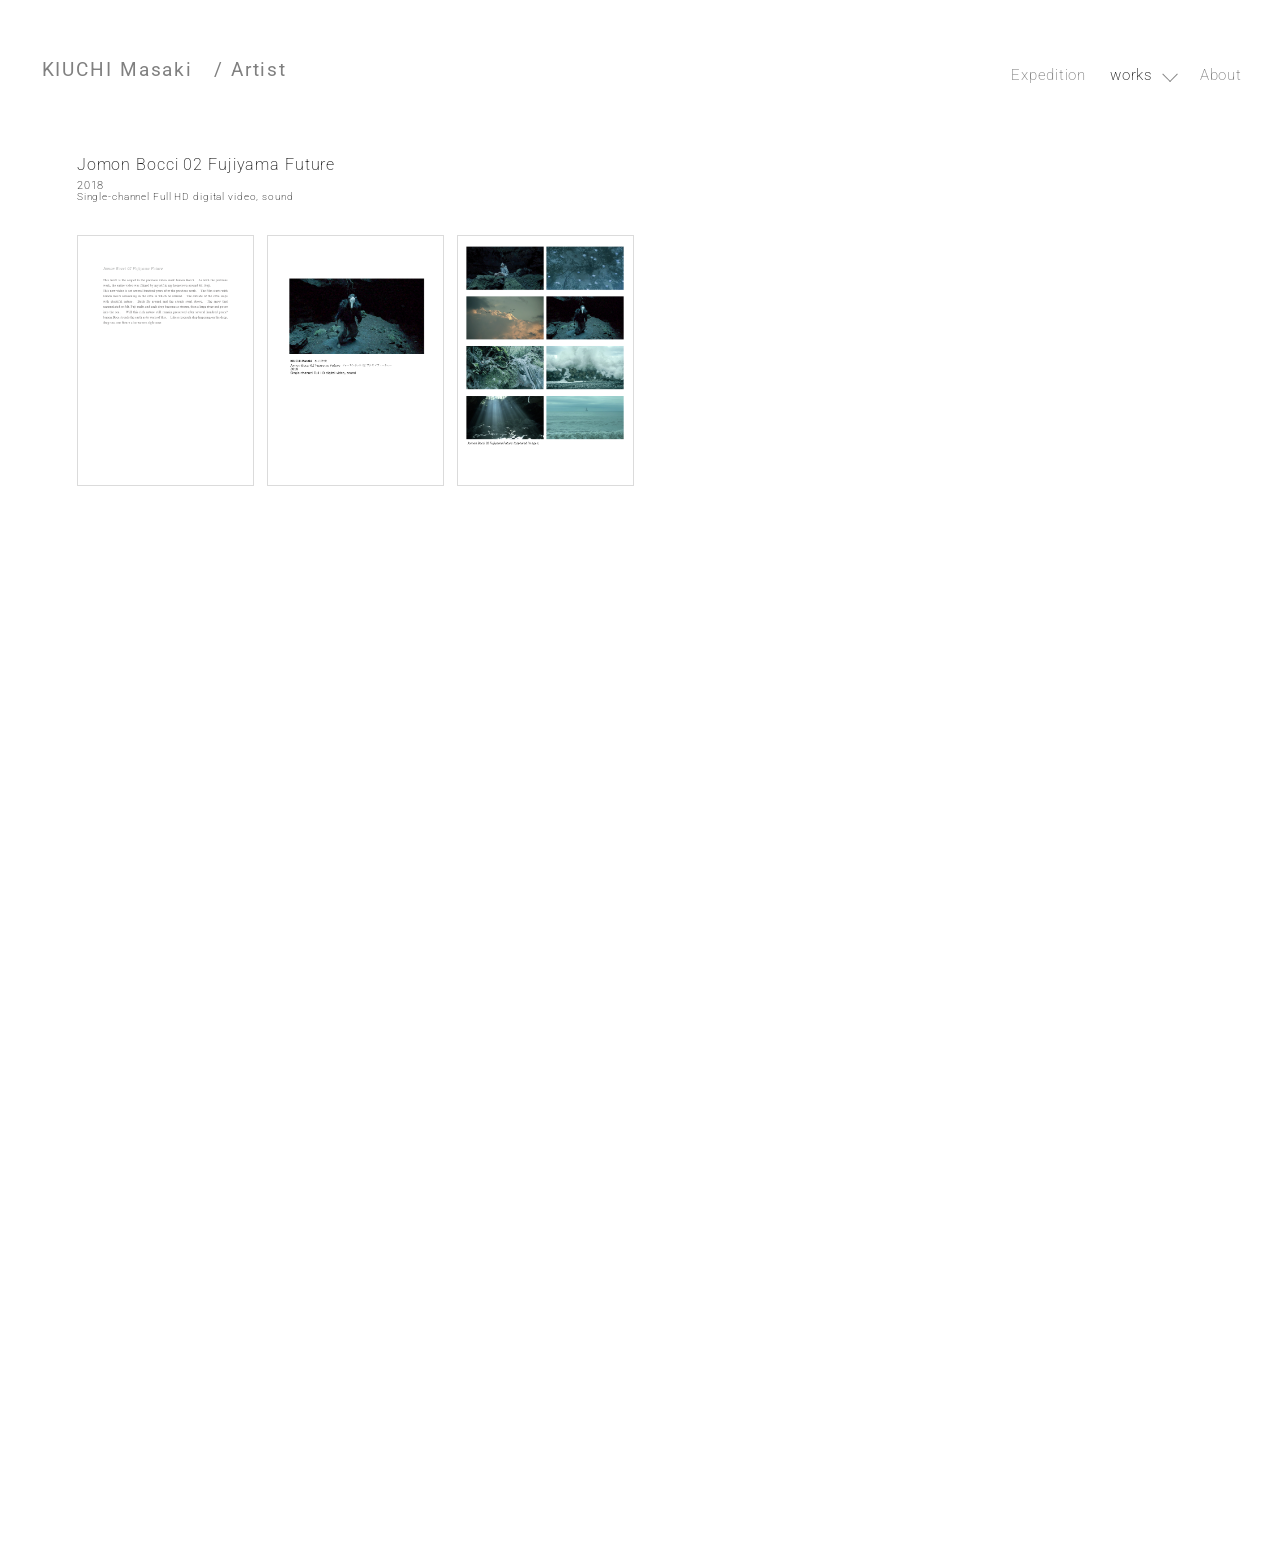
<file: jomon-bocci-02.html>
<!DOCTYPE html>
<html lang="ja">
<head>
  <meta charset="UTF-8">
  <meta name="viewport" content="width=device-width, initial-scale=1.0">
  <title>KIUCHI Masaki/Artist</title>
　<meta name="description" content="Official portfolio of Masaki Kiuchi (KIUCHI Masaki).">

  <link rel="preconnect" href="https://fonts.googleapis.com">
  <link rel="preconnect" href="https://fonts.gstatic.com" crossorigin>
  <link href="https://fonts.googleapis.com/css2?family=Roboto:wght@100;300&family=Noto+Sans+JP:wght@100;300;400;700&display=swap" rel="stylesheet">
  <link rel="stylesheet" href="style.css">

</head>
<body>

  <header class="header">
    <div class="container">
      <h1 class="site-title">
       <a href="index.html">KIUCHI Masaki&emsp;/ Artist</a></h1>

      
      <nav class="nav">
        
        <a href="index.html">Expedition</a>
        
 <!-- プルダウン付きメニュー "works" -->
        <div class="dropdown">
        <a href="#works" class="dropdown-trigger">
          <span class="text active">works</span>
          <span class="arrow"></span>
       </a>
       
       <ul class="dropdown-menu">
   <li>
  <a href="alternature.html" class="dropdown-item" id="link-alternature">Alternature</a></li>

 <!-- 現在地------------------>
    <li>
  <a class="jomon-bocci-02.html dropdown-item active" class="dropdown-item" id="link-jomon-bocci-02">Jomon Bocci 02</a></li>
  <!-------------------->
    <li>
  <a href="Tangent.html" class="dropdown-item" id="link-tangent">Tangent</a></li>
    <li>
  <a href="jomon-bocci.html" class="dropdown-item" id="link-jomon-bocci">Jomon Bocci</a></li>
    <li>
  <a href="kamisama-othello.html" class="dropdown-item" id="link-kamisama-othello">Kamisama Othello</a></li> 
    <li>
  <a href="view-from-mt-myojo.html" class="dropdown-item" id="link-view-from-mt-myojo">View from Mt.Myojo</a></li> 
    <li>
  <a href="tsukinowa.html" class="dropdown-item" id="link-tsukinowa">TSUKINOWA</a></li> 
     </ul>
   </div>
       
        <a href="about.html">About</a>

      </nav>
    </div>
  </header>

  <main class="main container">

 <section id="jomon-bocci-02" class="section">
    <div class="works-title">
<h1 id="works-title">Jomon Bocci 02 Fujiyama Future</h1>
<p id="works-date">2018</p>
<p id="works-medium">Single-channel Full HD digital video, sound</p>
</div>
    
    <section id="works-page" class="section">
      <div class="worksgallery-grid">  
      
      
      
<article class="worksgallery-item">
              <a href="#popup-JB02_1"> 
     <div class="worksgallery-img"><img src="./w_images/JB02_statement.png" alt="JB02_statement"></div>
   </a></article> 
    
<article class="worksgallery-item">
              <a href="#popup-JB02_2"> 
     <div class="worksgallery-img"><img src="./w_images/JB02_01.png" alt="JB02_01"></div>
   </a></article> 
     
<article class="worksgallery-item">
              <a href="#popup-JB02_3"> 
     <div class="worksgallery-img"><img src="./w_images/JB02_02.png" alt="JB02_02"></div>
   </a></article>  
   
    
     </div>

   <div class="vimeo-frame">  
<iframe title="Jomon Bocci 02 Fujiyama Future" src="https://player.vimeo.com/video/613127889?h=a4f800e730&amp;dnt=1&amp;app_id=122963" width="640" height="360" frameborder="0" allow="autoplay; fullscreen; picture-in-picture" allowfullscreen></iframe>    
     </div>    
     
    </section> 
  </main>

   <div id="popup-JB02_1" class="gallery-modal">
      <a href="#expedition" class="modal-close-bg"></a> <!-- 背景をクリックしたら閉じる -->
          <div class="modal-content">
          <img src="./w_images/JB02_statement.png" alt="view-from-mt-myojo01">
      <a href="#expedition" class="modal-close-btn">&times;</a> <!-- 閉じるボタン（×） -->
       </div></div>

   <div id="popup-JB02_2" class="gallery-modal">
      <a href="#expedition" class="modal-close-bg"></a> 
          <div class="modal-content">
          <img src="./w_images/JB02_01.png" alt="view-from-mt-myojo02">
      <a href="#expedition" class="modal-close-btn">&times;</a> 
        </div></div>

   <div id="popup-JB02_3" class="gallery-modal">
      <a href="#expedition" class="modal-close-bg"></a> 
          <div class="modal-content">
          <img src="./w_images/JB02_02.png" alt="view-from-mt-myojo02">
      <a href="#expedition" class="modal-close-btn">&times;</a> 
        </div></div>

 </div>
 
<script>
  // 1. クリックで閉じる処理（背景または×ボタン）
  document.querySelectorAll('.modal-close-bg, .modal-close-btn').forEach(btn => {
    btn.addEventListener('click', (e) => {
      e.preventDefault();
      location.hash = 'close';
    });
  });

  // 2. キーボードの「Esc」キーで閉じる処理
  document.addEventListener('keydown', (e) => {
    if (e.key === 'Escape' && location.hash.startsWith('#popup-')) {
      location.hash = 'close';
    }
  });
</script>

<script>
document.addEventListener('DOMContentLoaded', function() {
  const images = document.querySelectorAll('main img');

  images.forEach(img => {
    if (img.complete) {
      img.classList.add('img-loaded');
    } else {
      img.addEventListener('load', function() {
        img.classList.add('img-loaded');
      });
    }
  });
});
</script>


 
  


</body>
</html>
</file>
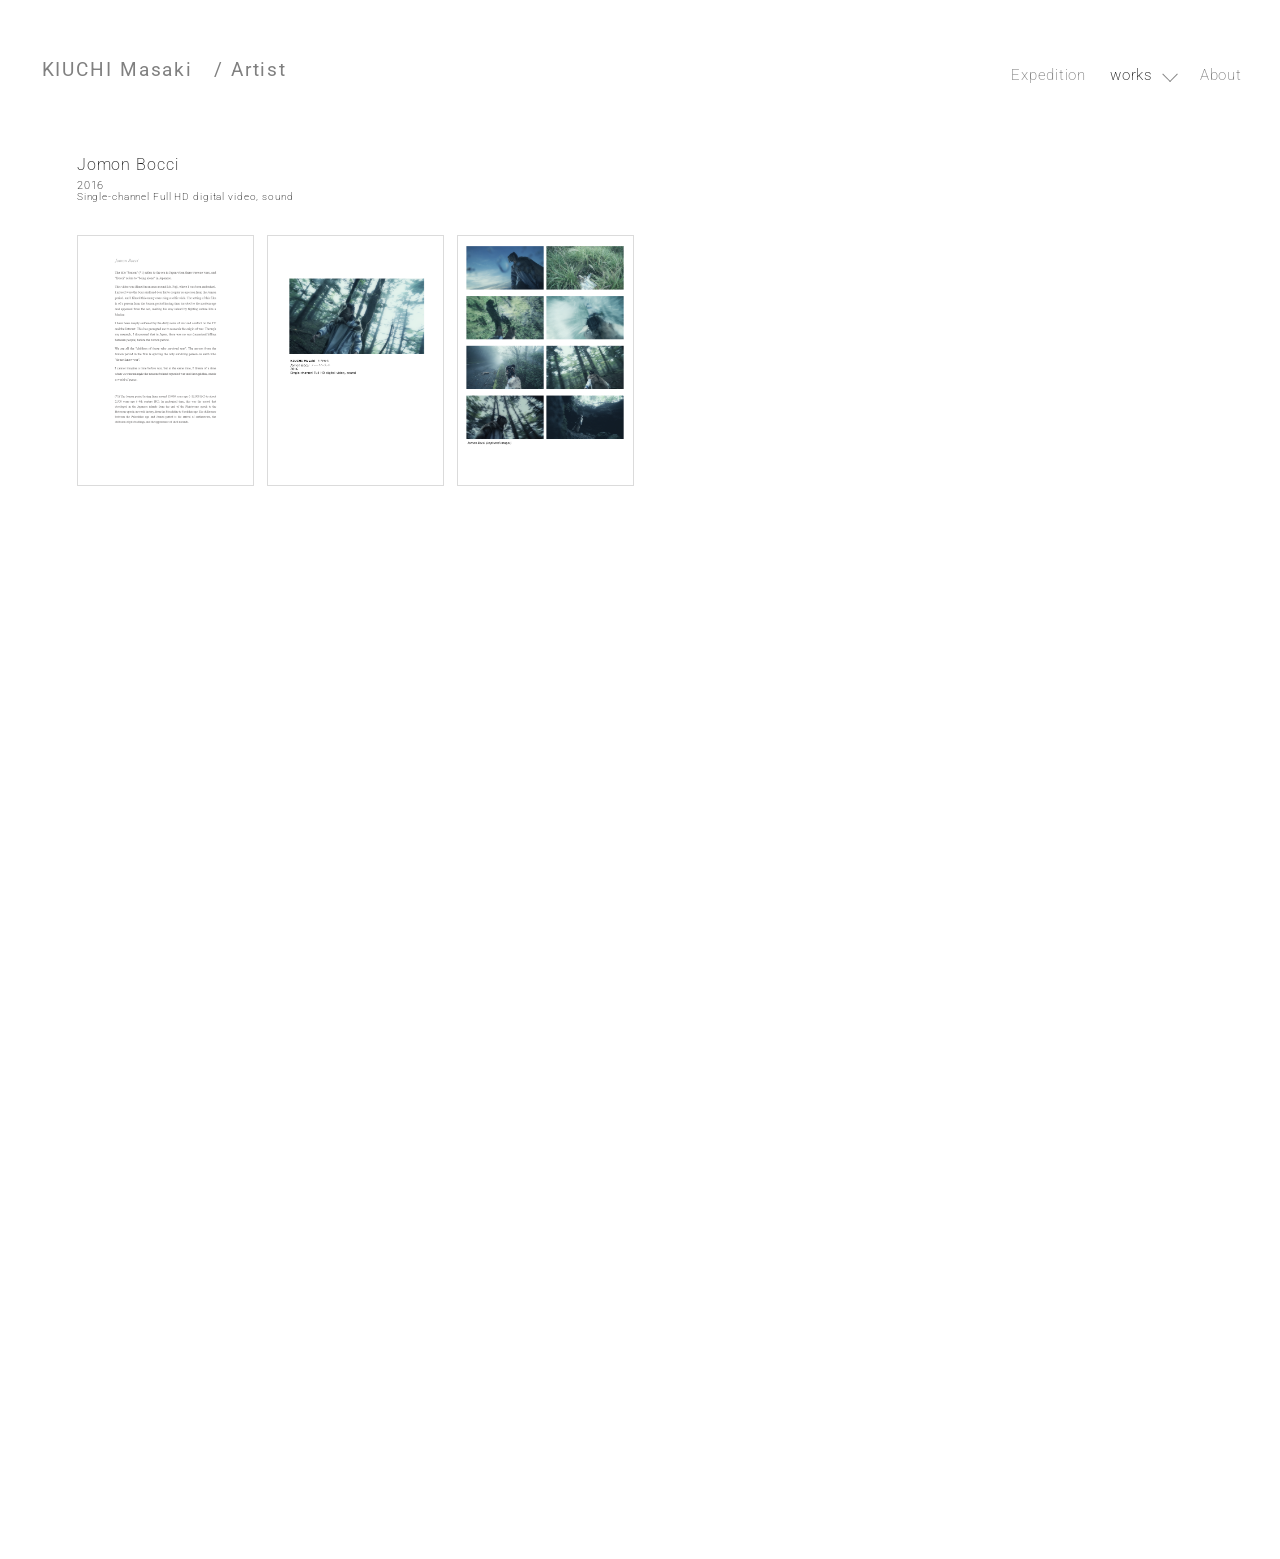
<file: jomon-bocci.html>
<!DOCTYPE html>
<html lang="ja">
<head>
  <meta charset="UTF-8">
  <meta name="viewport" content="width=device-width, initial-scale=1.0">
  <title>KIUCHI Masaki/Artist</title>
　<meta name="description" content="Official portfolio of Masaki Kiuchi (KIUCHI Masaki).">

  <link rel="preconnect" href="https://fonts.googleapis.com">
  <link rel="preconnect" href="https://fonts.gstatic.com" crossorigin>
  <link href="https://fonts.googleapis.com/css2?family=Roboto:wght@100;300&family=Noto+Sans+JP:wght@100;300;400;700&display=swap" rel="stylesheet">
  <link rel="stylesheet" href="style.css">

</head>
<body>

  <header class="header">
    <div class="container">
      <h1 class="site-title">
       <a href="index.html">KIUCHI Masaki&emsp;/ Artist</a></h1>

      
      <nav class="nav">
        
        <a href="index.html">Expedition</a>
        
 <!-- プルダウン付きメニュー "works" -->
        <div class="dropdown">
        <a href="#works" class="dropdown-trigger">
          <span class="text active">works</span>
          <span class="arrow"></span>
       </a>
       
       <ul class="dropdown-menu">
   <li>
  <a href="alternature.html" class="dropdown-item" id="link-alternature">Alternature</a></li>
    <li>
  <a href="jomon-bocci-02.html" class="dropdown-item" id="link-jomon-bocci-02">Jomon Bocci 02</a></li>
    <li>
  <a href="Tangent.html" class="dropdown-item" id="link-tangent">Tangent</a></li>
 <!-- 現在地------------------>
    <li>
  <a class="jomon-bocci dropdown-item active" id="link-jomon-bocci">Jomon Bocci</a></li>      
  <!-------------------->
    <li>
  <a href="kamisama-othello.html" class="dropdown-item" id="link-kamisama-othello">Kamisama Othello</a></li> 
    <li>
  <a href="view-from-mt-myojo.html" class="dropdown-item" id="link-view-from-mt-myojo">View from Mt.Myojo</a></li> 
    <li>
  <a href="tsukinowa.html" class="dropdown-item" id="link-tsukinowa">TSUKINOWA</a></li> 

     </ul>
   </div>
       
        <a href="about.html">About</a>

      </nav>
    </div>
  </header>

  <main class="main container">

 <section id="jomon-bocci" class="section">
    <div class="works-title">
<h1 id="works-title">Jomon Bocci</h1>
<p id="works-date">2016</p>
<p id="works-medium">Single-channel Full HD digital video, sound</p>
</div>
    
    <section id="works-page" class="section">
      <div class="worksgallery-grid">  
      
      
      
<article class="worksgallery-item">
              <a href="#popup-JB_1"> 
     <div class="worksgallery-img"><img src="./w_images/JB_statement.png" alt="JB_statement"></div>
   </a></article> 
    
<article class="worksgallery-item">
              <a href="#popup-JB_2"> 
     <div class="worksgallery-img"><img src="./w_images/JB_01.png" alt="JB_01"></div>
   </a></article> 
     
<article class="worksgallery-item">
              <a href="#popup-JB_3"> 
     <div class="worksgallery-img"><img src="./w_images/JB_02.png" alt="JB_02"></div>
   </a></article>  
   
    
     </div>
     
   <div class="vimeo-frame">  
<iframe title="Jomon Bocci" src="https://player.vimeo.com/video/612168180?h=aee923abb8&amp;dnt=1&amp;app_id=122963" width="640" height="360" frameborder="0" allow="autoplay; fullscreen; picture-in-picture" allowfullscreen></iframe>   
   
     </div>    
     
    </section> 
  </main>

   <div id="popup-JB_1" class="gallery-modal">
      <a href="#expedition" class="modal-close-bg"></a> <!-- 背景をクリックしたら閉じる -->
          <div class="modal-content">
          <img src="./w_images/JB_statement.png" alt="JB_statement">
      <a href="#expedition" class="modal-close-btn">&times;</a> <!-- 閉じるボタン（×） -->
       </div></div>

   <div id="popup-JB_2" class="gallery-modal">
      <a href="#expedition" class="modal-close-bg"></a> 
          <div class="modal-content">
          <img src="./w_images/JB_01.png" alt="JB_01">
      <a href="#expedition" class="modal-close-btn">&times;</a> 
        </div></div>

   <div id="popup-JB_3" class="gallery-modal">
      <a href="#expedition" class="modal-close-bg"></a> 
          <div class="modal-content">
          <img src="./w_images/JB_02.png" alt="JB_02">
      <a href="#expedition" class="modal-close-btn">&times;</a> 
        </div></div>

 </div>
 
<script>
  // 1. クリックで閉じる処理（背景または×ボタン）
  document.querySelectorAll('.modal-close-bg, .modal-close-btn').forEach(btn => {
    btn.addEventListener('click', (e) => {
      e.preventDefault();
      location.hash = 'close';
    });
  });

  // 2. キーボードの「Esc」キーで閉じる処理
  document.addEventListener('keydown', (e) => {
    if (e.key === 'Escape' && location.hash.startsWith('#popup-')) {
      location.hash = 'close';
    }
  });
</script>

<script>
document.addEventListener('DOMContentLoaded', function() {
  const images = document.querySelectorAll('main img');

  images.forEach(img => {
    if (img.complete) {
      img.classList.add('img-loaded');
    } else {
      img.addEventListener('load', function() {
        img.classList.add('img-loaded');
      });
    }
  });
});
</script>


 
  


</body>
</html>
</file>
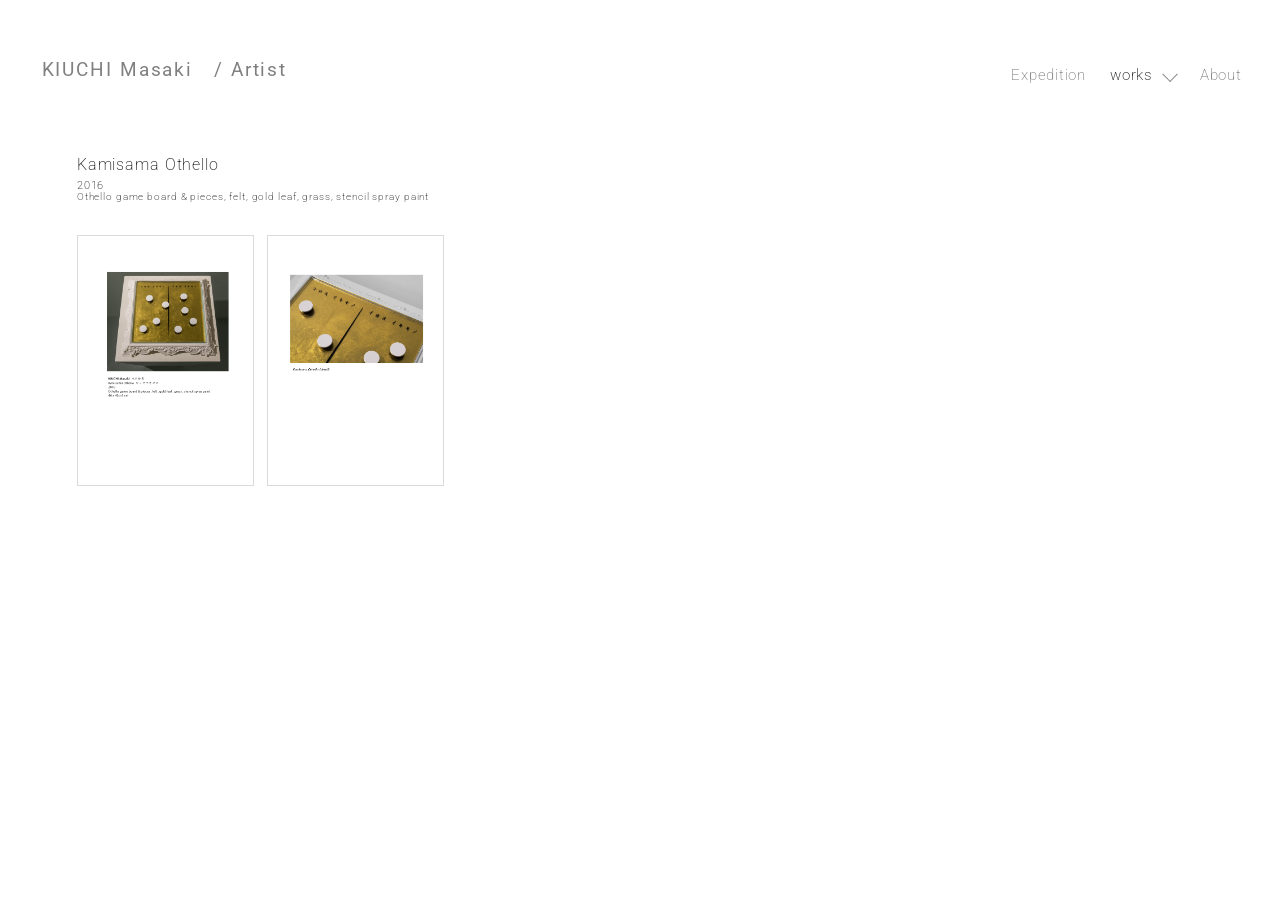
<file: kamisama-othello.html>
<!DOCTYPE html>
<html lang="ja">
<head>
  <meta charset="UTF-8">
  <meta name="viewport" content="width=device-width, initial-scale=1.0">
  <title>KIUCHI Masaki/Artist</title>
　<meta name="description" content="Official portfolio of Masaki Kiuchi (KIUCHI Masaki).">

  <link rel="preconnect" href="https://fonts.googleapis.com">
  <link rel="preconnect" href="https://fonts.gstatic.com" crossorigin>
  <link href="https://fonts.googleapis.com/css2?family=Roboto:wght@100;300&family=Noto+Sans+JP:wght@100;300;400;700&display=swap" rel="stylesheet">
  <link rel="stylesheet" href="style.css">

</head>
<body>

  <header class="header">
    <div class="container">
      <h1 class="site-title">
       <a href="index.html">KIUCHI Masaki&emsp;/ Artist</a></h1>

      
      <nav class="nav">
        
        <a href="index.html">Expedition</a>
        
 <!-- プルダウン付きメニュー "works" -->
        <div class="dropdown">
        <a href="#works" class="dropdown-trigger">
          <span class="text active">works</span>
          <span class="arrow"></span>
       </a>
       
       <ul class="dropdown-menu">
   <li>
  <a href="alternature.html" class="dropdown-item" id="link-alternature">Alternature</a></li>
    <li>
  <a href="jomon-bocci-02.html" class="dropdown-item" id="link-jomon-bocci-02">Jomon Bocci 02</a></li>
    <li>
  <a href="Tangent.html" class="dropdown-item" id="link-tangent">Tangent</a></li>
    <li>
  <a href="jomon-bocci.html" class="dropdown-item" id="link-jomon-bocci">Jomon Bocci</a></li>
    <li>
 <!-- 現在地------------------>
  <a class="kamisama-othello dropdown-item active" id="kamisama-othello">Kamisama Othello</a></li> 
  <!-------------------->
    <li>
  <a href="view-from-mt-myojo.html" class="dropdown-item" id="link-view-from-mt-myojo">View from Mt.Myojo</a></li> 
    <li>
  <a href="tsukinowa.html" class="dropdown-item" id="link-tsukinowa">TSUKINOWA</a></li> 
 
     </ul>
   </div>
       
        <a href="about.html">About</a>

      </nav>
    </div>
  </header>

  <main class="main container">

 <section id="kamisama-othello" class="section">
    <div class="works-title">
<h1 id="works-title">Kamisama Othello</h1>
<p id="works-date">2016</p>
<p id="works-medium">Othello game board & pieces, felt, gold leaf, grass, stencil spray paint</p>
</div>
    
    <section id="works-page" class="section">
      <div class="worksgallery-grid">  
      
      
      
<article class="worksgallery-item">
              <a href="#popup-K1"> 
     <div class="worksgallery-img"><img src="./w_images/kamisama-othello01.png" alt="kamisama-othello01"></div>
   </a></article> 
    
<article class="worksgallery-item">
              <a href="#popup-K2"> 
     <div class="worksgallery-img"><img src="./w_images/kamisama-othello02.png" alt="kamisama-othello02"></div>
   </a></article> 
   
   
    
     </div>
    </section>   

  </main>

   <div id="popup-K1" class="gallery-modal">
      <a href="#expedition" class="modal-close-bg"></a> <!-- 背景をクリックしたら閉じる -->
          <div class="modal-content">
          <img src="./w_images/kamisama-othello01.png" alt="kamisama-othello01">
      <a href="#expedition" class="modal-close-btn">&times;</a> <!-- 閉じるボタン（×） -->
       </div></div>

   <div id="popup-K2" class="gallery-modal">
      <a href="#expedition" class="modal-close-bg"></a> 
          <div class="modal-content">
          <img src="./w_images/kamisama-othello02.png" alt="kamisama-othello02">
      <a href="#expedition" class="modal-close-btn">&times;</a> 
        </div></div>


 </div>
 
<script>
  // 1. クリックで閉じる処理（背景または×ボタン）
  document.querySelectorAll('.modal-close-bg, .modal-close-btn').forEach(btn => {
    btn.addEventListener('click', (e) => {
      e.preventDefault();
      location.hash = 'close';
    });
  });

  // 2. キーボードの「Esc」キーで閉じる処理
  document.addEventListener('keydown', (e) => {
    if (e.key === 'Escape' && location.hash.startsWith('#popup-')) {
      location.hash = 'close';
    }
  });
</script>

<script>
document.addEventListener('DOMContentLoaded', function() {
  const images = document.querySelectorAll('main img');

  images.forEach(img => {
    if (img.complete) {
      img.classList.add('img-loaded');
    } else {
      img.addEventListener('load', function() {
        img.classList.add('img-loaded');
      });
    }
  });
});
</script>


 
  


</body>
</html>
</file>
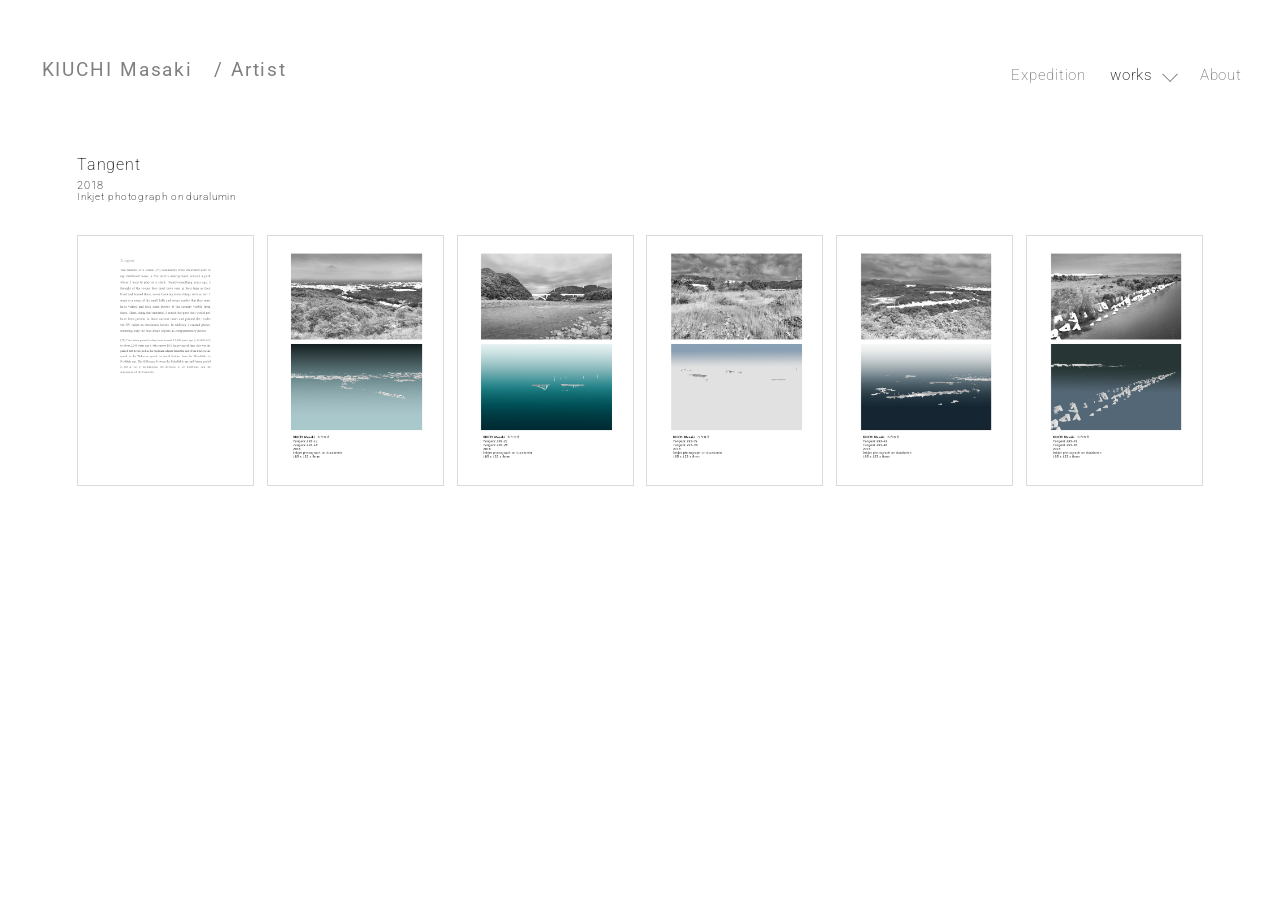
<file: Tangent.html>
<!DOCTYPE html>
<html lang="ja">
<head>
  <meta charset="UTF-8">
  <meta name="viewport" content="width=device-width, initial-scale=1.0">
  <title>KIUCHI Masaki/Artist</title>
　<meta name="description" content="Official portfolio of Masaki Kiuchi (KIUCHI Masaki).">

  <link rel="preconnect" href="https://fonts.googleapis.com">
  <link rel="preconnect" href="https://fonts.gstatic.com" crossorigin>
  <link href="https://fonts.googleapis.com/css2?family=Roboto:wght@100;300&family=Noto+Sans+JP:wght@100;300;400;700&display=swap" rel="stylesheet">
  <link rel="stylesheet" href="style.css">

</head>
<body>

  <header class="header">
    <div class="container">
      <h1 class="site-title">
       <a href="index.html">KIUCHI Masaki&emsp;/ Artist</a></h1>

      
      <nav class="nav">
        
        <a href="index.html">Expedition</a>
        
 <!-- プルダウン付きメニュー "works" -->
        <div class="dropdown">
        <a href="#works" class="dropdown-trigger">
          <span class="text active">works</span>
          <span class="arrow"></span>
       </a>
       
       <ul class="dropdown-menu">
   <li>
  <a href="alternature.html" class="dropdown-item" id="link-alternature">Alternature</a></li>
    <li>
  <a href="jomon-bocci-02.html" class="dropdown-item" id="link-jomon-bocci-02">Jomon Bocci 02</a></li>
 <!-- 現在地------------------>
    <li>
  <a class="tangent dropdown-item active" id="tangent">Tangent</a></li>
  <!-------------------->
    <li>
  <a href="jomon-bocci.html" class="dropdown-item" id="link-jomon-bocci">Jomon Bocci</a></li>
    <li>
  <a href="kamisama-othello.html" class="dropdown-item" id="link-kamisama-othello">Kamisama Othello</a></li> 
    <li>
  <a href="view-from-mt-myojo.html" class="dropdown-item" id="link-view-from-mt-myojo">View from Mt.Myojo</a></li> 
    <li>
  <a href="tsukinowa.html" class="dropdown-item" id="link-tsukinowa">TSUKINOWA</a></li> 

     </ul>
   </div>
       
        <a href="about.html">About</a>

      </nav>
    </div>
  </header>

  <main class="main container">

 <section id="tangent" class="section">
    <div class="works-title">
<h1 id="works-title">Tangent</h1>
<p id="works-date">2018</p>
<p id="works-medium">Inkjet photograph on duralumin</p>
</div>
    
    <section id="works-page" class="section">
      <div class="worksgallery-grid">  
      
      
      
<article class="worksgallery-item">
              <a href="#popup-T1"> 
     <div class="worksgallery-img"><img src="./w_images/Tangent_statement.png" alt="Tangent_statement"></div>
   </a></article> 
    
<article class="worksgallery-item">
              <a href="#popup-T2"> 
     <div class="worksgallery-img"><img src="./w_images/tangent01.png" alt="tangent01"></div>
   </a></article> 
   
<article class="worksgallery-item">
              <a href="#popup-T3"> 
     <div class="worksgallery-img"><img src="./w_images/tangent02.png" alt="tangent02"></div>
   </a></article>        
 
 <article class="worksgallery-item">
              <a href="#popup-T4"> 
     <div class="worksgallery-img"><img src="./w_images/tangent03.png" alt="tangent03"></div>
   </a></article> 
      
<article class="worksgallery-item">
              <a href="#popup-T5"> 
     <div class="worksgallery-img"><img src="./w_images/tangent04.png" alt="tangent04"></div>
   </a></article> 
   
<article class="worksgallery-item">
              <a href="#popup-T6"> 
     <div class="worksgallery-img"><img src="./w_images/tangent05.png" alt="tangent05"></div>
   </a></article>    
   
   
   
    
     </div>
    </section>   

  </main>

   <div id="popup-T1" class="gallery-modal">
      <a href="#expedition" class="modal-close-bg"></a> <!-- 背景をクリックしたら閉じる -->
          <div class="modal-content">
          <img src="./w_images/Tangent_statement.png" alt="tangent_statement">
      <a href="#expedition" class="modal-close-btn">&times;</a> <!-- 閉じるボタン（×） -->
       </div></div>

   <div id="popup-T2" class="gallery-modal">
      <a href="#expedition" class="modal-close-bg"></a> 
          <div class="modal-content">
          <img src="./w_images/tangent01.png" alt="tangent01">
      <a href="#expedition" class="modal-close-btn">&times;</a> 
        </div></div>

   <div id="popup-T3" class="gallery-modal">
      <a href="#expedition" class="modal-close-bg"></a> 
          <div class="modal-content">
          <img src="./w_images/tangent02.png" alt="tangent02">
      <a href="#expedition" class="modal-close-btn">&times;</a> 
       </div></div>

   <div id="popup-T4" class="gallery-modal">
      <a href="#expedition" class="modal-close-bg"></a> 
          <div class="modal-content">
          <img src="./w_images/tangent03.png" alt="tangent03">
      <a href="#expedition" class="modal-close-btn">&times;</a> 
       </div></div>

   <div id="popup-T5" class="gallery-modal">
      <a href="#expedition" class="modal-close-bg"></a> 
          <div class="modal-content">
          <img src="./w_images/tangent04.png" alt="tangent04">
      <a href="#expedition" class="modal-close-btn">&times;</a> 
       </div></div>

   <div id="popup-T6" class="gallery-modal">
      <a href="#expedition" class="modal-close-bg"></a> 
          <div class="modal-content">
          <img src="./w_images/tangent05.png" alt="tangent05">
      <a href="#expedition" class="modal-close-btn">&times;</a> 
       </div></div>


 </div>
 
<script>
  // 1. クリックで閉じる処理（背景または×ボタン）
  document.querySelectorAll('.modal-close-bg, .modal-close-btn').forEach(btn => {
    btn.addEventListener('click', (e) => {
      e.preventDefault();
      location.hash = 'close';
    });
  });

  // 2. キーボードの「Esc」キーで閉じる処理
  document.addEventListener('keydown', (e) => {
    if (e.key === 'Escape' && location.hash.startsWith('#popup-')) {
      location.hash = 'close';
    }
  });
</script>

<script>
document.addEventListener('DOMContentLoaded', function() {
  const images = document.querySelectorAll('main img');

  images.forEach(img => {
    if (img.complete) {
      img.classList.add('img-loaded');
    } else {
      img.addEventListener('load', function() {
        img.classList.add('img-loaded');
      });
    }
  });
});
</script>


 
  


</body>
</html>
</file>
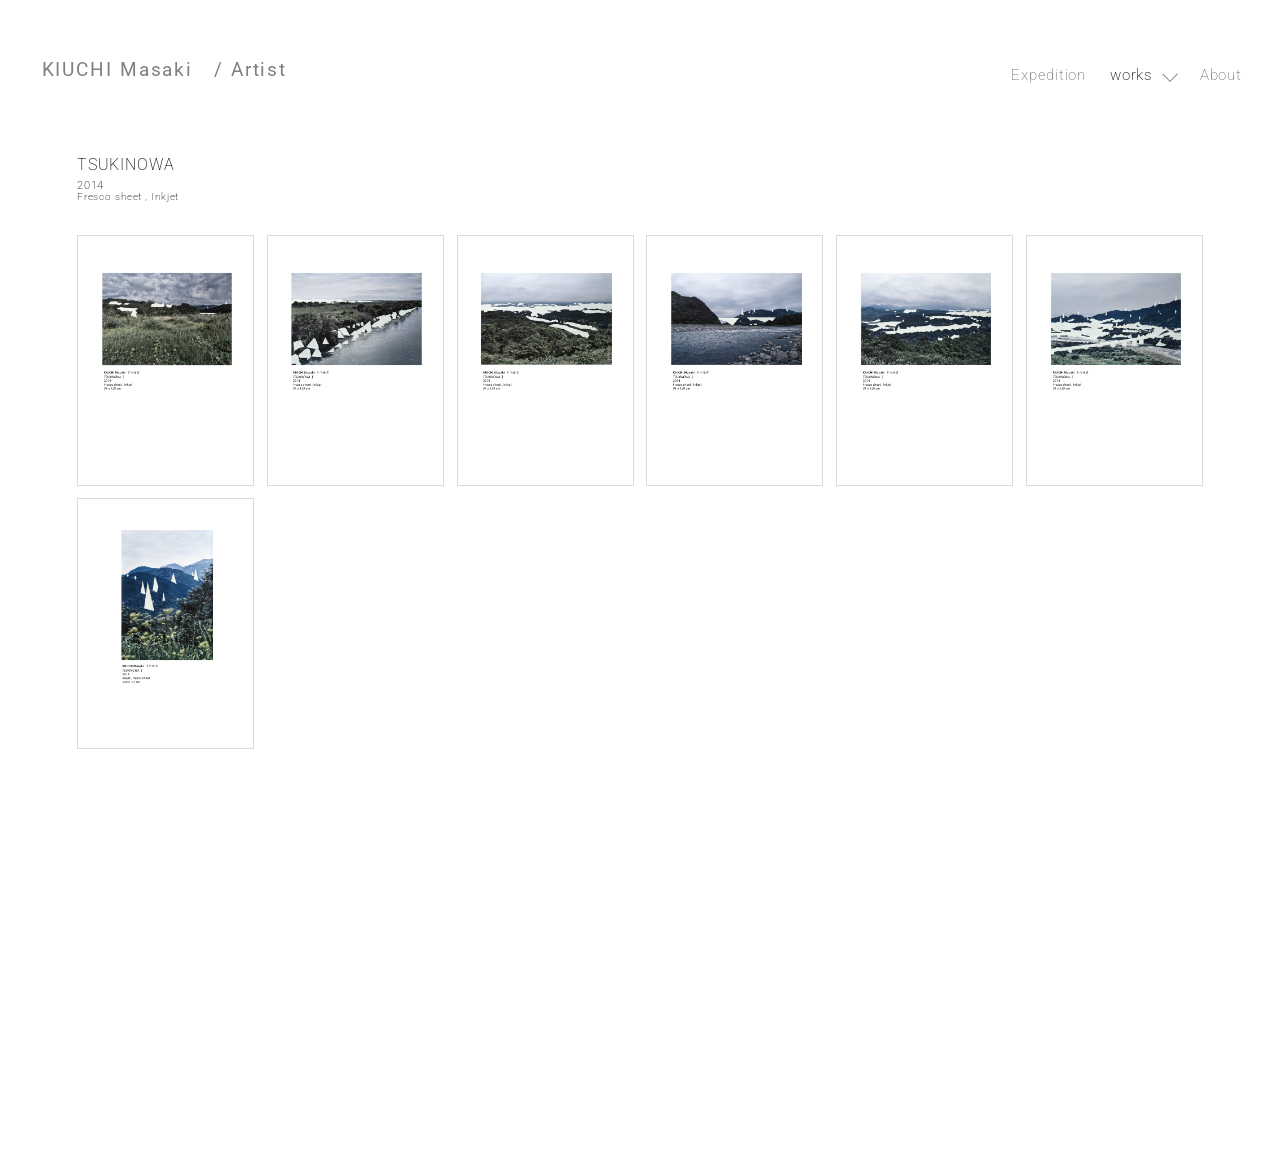
<file: tsukinowa.html>
<!DOCTYPE html>
<html lang="ja">
<head>
  <meta charset="UTF-8">
  <meta name="viewport" content="width=device-width, initial-scale=1.0">
  <title>KIUCHI Masaki/Artist</title>
　<meta name="description" content="Official portfolio of Masaki Kiuchi (KIUCHI Masaki).">

  <link rel="preconnect" href="https://fonts.googleapis.com">
  <link rel="preconnect" href="https://fonts.gstatic.com" crossorigin>
  <link href="https://fonts.googleapis.com/css2?family=Roboto:wght@100;300&family=Noto+Sans+JP:wght@100;300;400;700&display=swap" rel="stylesheet">
  <link rel="stylesheet" href="style.css">

</head>
<body>

  <header class="header">
    <div class="container">
      <h1 class="site-title">
       <a href="index.html">KIUCHI Masaki&emsp;/ Artist</a></h1>

      
      <nav class="nav">
        
        <a href="index.html">Expedition</a>
        
 <!-- プルダウン付きメニュー "works" -->
        <div class="dropdown">
        <a href="#works" class="dropdown-trigger">
          <span class="text active">works</span>
          <span class="arrow"></span>
       </a>
       
       <ul class="dropdown-menu">
   <li>
  <a href="alternature.html" class="dropdown-item" id="link-alternature">Alternature</a></li>
    <li>
  <a href="jomon-bocci-02.html" class="dropdown-item" id="link-jomon-bocci-02">Jomon Bocci 02</a></li>
    <li>
  <a href="Tangent.html" class="dropdown-item" id="link-tangent">Tangent</a></li>
    <li>
  <a href="jomon-bocci.html" class="dropdown-item" id="link-jomon-bocci">Jomon Bocci</a></li>
    <li>
  <a href="kamisama-othello.html" class="dropdown-item" id="link-kamisama-othello">Kamisama Othello</a></li> 
    <li>
  <a href="view-from-mt-myojo.html" class="dropdown-item" id="link-view-from-mt-myojo">View from Mt.Myojo</a></li> 
 <!-- 現在地------------------>
    <li>
  <a href="tsukinowa.html" class="dropdown-item active" id="link-tsukinowa">TSUKINOWA</a></li> 
  <!-------------------->

     </ul>
   </div>
       
        <a href="about.html">About</a>

      </nav>
    </div>
  </header>

  <main class="main container">

 <section id="tsukinowa" class="section">
    <div class="works-title">
<h1 id="works-title">TSUKINOWA</h1>
<p id="works-date">2014</p>
<p id="works-medium">Fresco sheet , Inkjet</p>
</div>
    
    <section id="works-page" class="section">
      <div class="worksgallery-grid">  
      
      
      
<article class="worksgallery-item">
              <a href="#popup-TS1"> 
     <div class="worksgallery-img"><img src="./w_images/tsukinowa01.png" alt="tsukinowa01"></div>
   </a></article> 
    
<article class="worksgallery-item">
              <a href="#popup-TS2"> 
     <div class="worksgallery-img"><img src="./w_images/tsukinowa02.png" alt="tsukinowa02"></div>
   </a></article> 
   
<article class="worksgallery-item">
              <a href="#popup-TS3"> 
     <div class="worksgallery-img"><img src="./w_images/tsukinowa03.png" alt="tsukinowa03"></div>
   </a></article>        
 
 <article class="worksgallery-item">
              <a href="#popup-TS4"> 
     <div class="worksgallery-img"><img src="./w_images/tsukinowa04.png" alt="tsukinowa04"></div>
   </a></article> 
      
<article class="worksgallery-item">
              <a href="#popup-TS5"> 
     <div class="worksgallery-img"><img src="./w_images/tsukinowa05.png" alt="tsukinowa05"></div>
   </a></article> 
   
<article class="worksgallery-item">
              <a href="#popup-TS6"> 
     <div class="worksgallery-img"><img src="./w_images/tsukinowa06.png" alt="tsukinowa06"></div>
   </a></article>    

<article class="worksgallery-item">
              <a href="#popup-TS7"> 
     <div class="worksgallery-img"><img src="./w_images/tsukinowa07.png" alt="tsukinowa07"></div>
   </a></article>   
   
   
    
     </div>
    </section>   

  </main>

   <div id="popup-TS1" class="gallery-modal">
      <a href="#expedition" class="modal-close-bg"></a> <!-- 背景をクリックしたら閉じる -->
          <div class="modal-content">
          <img src="./w_images/tsukinowa01.png" alt="tsukinowa01">
      <a href="#expedition" class="modal-close-btn">&times;</a> <!-- 閉じるボタン（×） -->
       </div></div>

   <div id="popup-TS2" class="gallery-modal">
      <a href="#expedition" class="modal-close-bg"></a> 
          <div class="modal-content">
          <img src="./w_images/tsukinowa02.png" alt="tsukinowa02">
      <a href="#expedition" class="modal-close-btn">&times;</a> 
        </div></div>

   <div id="popup-TS3" class="gallery-modal">
      <a href="#expedition" class="modal-close-bg"></a> 
          <div class="modal-content">
          <img src="./w_images/tsukinowa03.png" alt="tsukinowa03">
      <a href="#expedition" class="modal-close-btn">&times;</a> 
       </div></div>

   <div id="popup-TS4" class="gallery-modal">
      <a href="#expedition" class="modal-close-bg"></a> 
          <div class="modal-content">
          <img src="./w_images/tsukinowa04.png" alt="tsukinowa04">
      <a href="#expedition" class="modal-close-btn">&times;</a> 
       </div></div>

   <div id="popup-TS5" class="gallery-modal">
      <a href="#expedition" class="modal-close-bg"></a> 
          <div class="modal-content">
          <img src="./w_images/tsukinowa05.png" alt="tsukinowa05">
      <a href="#expedition" class="modal-close-btn">&times;</a> 
       </div></div>

   <div id="popup-TS6" class="gallery-modal">
      <a href="#expedition" class="modal-close-bg"></a> 
          <div class="modal-content">
          <img src="./w_images/tsukinowa06.png" alt="tsukinowa06">
      <a href="#expedition" class="modal-close-btn">&times;</a> 
       </div></div>

   <div id="popup-TS7" class="gallery-modal">
      <a href="#expedition" class="modal-close-bg"></a> 
          <div class="modal-content">
          <img src="./w_images/tsukinowa07.png" alt="tsukinowa07">
      <a href="#expedition" class="modal-close-btn">&times;</a> 
       </div></div>

 </div>
 
<script>
  // 1. クリックで閉じる処理（背景または×ボタン）
  document.querySelectorAll('.modal-close-bg, .modal-close-btn').forEach(btn => {
    btn.addEventListener('click', (e) => {
      e.preventDefault();
      location.hash = 'close';
    });
  });

  // 2. キーボードの「Esc」キーで閉じる処理
  document.addEventListener('keydown', (e) => {
    if (e.key === 'Escape' && location.hash.startsWith('#popup-')) {
      location.hash = 'close';
    }
  });
</script>

<script>
document.addEventListener('DOMContentLoaded', function() {
  const images = document.querySelectorAll('main img');

  images.forEach(img => {
    if (img.complete) {
      img.classList.add('img-loaded');
    } else {
      img.addEventListener('load', function() {
        img.classList.add('img-loaded');
      });
    }
  });
});
</script>


 
  


</body>
</html>
</file>
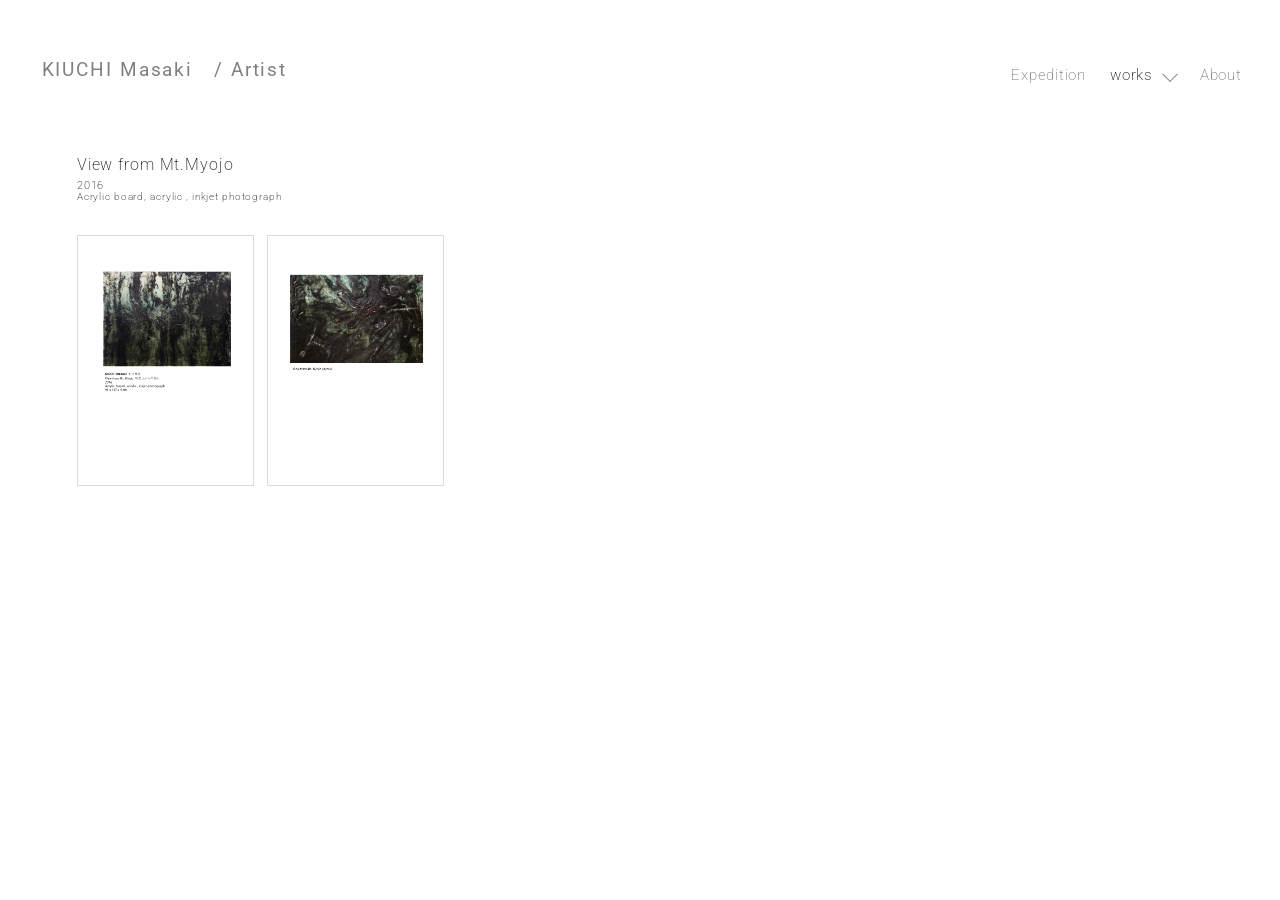
<file: view-from-mt-myojo.html>
<!DOCTYPE html>
<html lang="ja">
<head>
  <meta charset="UTF-8">
  <meta name="viewport" content="width=device-width, initial-scale=1.0">
  <title>KIUCHI Masaki/Artist</title>
　<meta name="description" content="Official portfolio of Masaki Kiuchi (KIUCHI Masaki).">

  <link rel="preconnect" href="https://fonts.googleapis.com">
  <link rel="preconnect" href="https://fonts.gstatic.com" crossorigin>
  <link href="https://fonts.googleapis.com/css2?family=Roboto:wght@100;300&family=Noto+Sans+JP:wght@100;300;400;700&display=swap" rel="stylesheet">
  <link rel="stylesheet" href="style.css">

</head>
<body>

  <header class="header">
    <div class="container">
      <h1 class="site-title">
       <a href="index.html">KIUCHI Masaki&emsp;/ Artist</a></h1>

      
      <nav class="nav">
        
        <a href="index.html">Expedition</a>
        
 <!-- プルダウン付きメニュー "works" -->
        <div class="dropdown">
        <a href="#works" class="dropdown-trigger">
          <span class="text active">works</span>
          <span class="arrow"></span>
       </a>
       
       <ul class="dropdown-menu">
   <li>
  <a href="alternature.html" class="dropdown-item" id="link-alternature">Alternature</a></li>
    <li>
  <a href="jomon-bocci-02.html" class="dropdown-item" id="link-jomon-bocci-02">Jomon Bocci 02</a></li>
    <li>
  <a href="Tangent.html" class="dropdown-item" id="link-tangent">Tangent</a></li>
    <li>
  <a href="jomon-bocci.html" class="dropdown-item" id="link-jomon-bocci">Jomon Bocci</a></li>
    <li>
  <a href="kamisama-othello.html" class="dropdown-item" id="link-kamisama-othello">Kamisama Othello</a></li> 
 <!-- 現在地------------------>
    <li>
  <a class="view-from-mt-myojo dropdown-item active" id="view-from-mt-myojo">View from Mt.Myojo</a></li> 
  <!-------------------->
    <li>
  <a href="tsukinowa.html" class="dropdown-item" id="link-tsukinowa">TSUKINOWA</a></li> 
     </ul>
   </div>
       
        <a href="about.html">About</a>

      </nav>
    </div>
  </header>

  <main class="main container">

 <section id="view-from-mt-myojo" class="section">
    <div class="works-title">
<h1 id="works-title">View from Mt.Myojo</h1>
<p id="works-date">2016</p>
<p id="works-medium">Acrylic board, acrylic , inkjet photograph</p>
</div>
    
    <section id="works-page" class="section">
      <div class="worksgallery-grid">  
      
      
      
<article class="worksgallery-item">
              <a href="#popup-V1"> 
     <div class="worksgallery-img"><img src="./w_images/view-from-mt-myojo01.png" alt="view-from-mt-myojo01"></div>
   </a></article> 
    
<article class="worksgallery-item">
              <a href="#popup-V2"> 
     <div class="worksgallery-img"><img src="./w_images/view-from-mt-myojo02.png" alt="view-from-mt-myojo02"></div>
   </a></article> 
   
   
    
     </div>
    </section>   

  </main>

   <div id="popup-V1" class="gallery-modal">
      <a href="#expedition" class="modal-close-bg"></a> <!-- 背景をクリックしたら閉じる -->
          <div class="modal-content">
          <img src="./w_images/view-from-mt-myojo01.png" alt="view-from-mt-myojo01">
      <a href="#expedition" class="modal-close-btn">&times;</a> <!-- 閉じるボタン（×） -->
       </div></div>

   <div id="popup-V2" class="gallery-modal">
      <a href="#expedition" class="modal-close-bg"></a> 
          <div class="modal-content">
          <img src="./w_images/view-from-mt-myojo02.png" alt="view-from-mt-myojo02">
      <a href="#expedition" class="modal-close-btn">&times;</a> 
        </div></div>


 </div>
 
<script>
  // 1. クリックで閉じる処理（背景または×ボタン）
  document.querySelectorAll('.modal-close-bg, .modal-close-btn').forEach(btn => {
    btn.addEventListener('click', (e) => {
      e.preventDefault();
      location.hash = 'close';
    });
  });

  // 2. キーボードの「Esc」キーで閉じる処理
  document.addEventListener('keydown', (e) => {
    if (e.key === 'Escape' && location.hash.startsWith('#popup-')) {
      location.hash = 'close';
    }
  });
</script>

<script>
document.addEventListener('DOMContentLoaded', function() {
  const images = document.querySelectorAll('main img');

  images.forEach(img => {
    if (img.complete) {
      img.classList.add('img-loaded');
    } else {
      img.addEventListener('load', function() {
        img.classList.add('img-loaded');
      });
    }
  });
});
</script>


 
  


</body>
</html>
</file>
<file: style.css>
* {
  box-sizing: border-box;
  margin: 0;
  padding: 0;
}
/* フェードイン */
@keyframes opacityFade {
  from { opacity: 0; }
  to   { opacity: 1; }
}

/* blurFade  */
@keyframes blurFade {
  from { filter: blur(3px); }
  to   { filter: blur(0px); }
}

body {
  font-family: "Roboto","sans-serif";
  font-weight: 400; 
  line-height: 1.8;
  color: #272727;
  background-color: #ffffff;
}
.container {
  width: 100%;
  max-width: 1300px;
  margin: 0 auto;
}
a {
  cursor: default;
  transition: opacity 0.4s ease; 
}
/* =========header====================================== */
.header {
  position: relative; 
  z-index: 9999999 !important;	
  background-color: #ffffff;
  padding: 0.5rem 0 0 0;	
}
.header .container {
  display: flex;
  justify-content: space-between;
  align-items: center;
  flex-wrap: wrap;
  width: 96.5%;           
  max-width: 1400px;    
}
.site-title a,
.site-title.active a{
  font-family:"Roboto","sans-serif";
  font-weight: 400; 
  }


.site-title a {
  padding: 0.9rem 0 1rem 1.2rem;
  font-size: 1.18rem !important;
  color: #808080;
  letter-spacing: 0.1em;         
  display: inline-block; 
  text-decoration: none;  

  -webkit-font-smoothing: antialiased; 
  -moz-osx-font-smoothing: grayscale;   /* Mac */
  transform: translateZ(0);        
  transition: color 0.2s ease;        
}

/* ----------active------------*/
.site-title.active a {
  color: #1d1d1d !important;          
  cursor: default !important;         
  pointer-events: none !important;  
}


.site-title a:hover {
  color: #e4e4e4;
  transition: 0.6s;
}
.nav a{
  margin-left: 0.5rem;
  display: inline-block; 
  text-decoration: none;  
  padding:1rem 1rem 0.3rem 0; 
  color: #808080;
  font-size: 0.95rem;
  font-weight: 200;
  letter-spacing: 0.05em;
}
.nav a:hover {
  color: #e4e4e4;
  transition: 0.6s;
}
/* ----------active------------*/
.nav a.active{
  color: #1d1d1d;          
  cursor: default;         
  pointer-events: none;    
} 
/* =====================dropdown-menu================= */
.nav {
  display: flex;
  margin-left: auto;
  align-items: center;
}
.dropdown {
  position: relative; 
}
.dropdown-menu {
  position: absolute;
  top: 40%;          
  left: -7rem;       
  background-color: #777777;
  border: 1rem solid #777777;
  border-radius: 0.2rem;
  list-style: none;
  padding: 0.7rem 0;
  min-width: 12rem;   
  box-shadow: 0 4px 12px rgba(0, 0, 0, 0.05); 
  opacity: 0;
  visibility: hidden;
  transform: translateY(8px); 
  transition: all 0.7s ease;
  z-index: 100;       
}
.dropdown-menu li a {
  margin: 0 !important;
  padding: 0.2rem 0.5rem;   
  font-size: 0.8rem;
  color: #aaaaaa;
  display: block;          
  width: 100%;             
  box-sizing: border-box;  
  text-decoration: none;
  transition: background-color 0.2s ease, color 0.2s ease;
}
.dropdown-menu li a:hover {
  color: #ffffff;
}
.dropdown:hover .dropdown-menu {
  opacity: 0.95;
  visibility: visible;
  transform: translateY(0); 
}
/* -------none-------- */
.dropdown-menu .dropdown-item.non {
pointer-events: none;   
}
/* -------active-------*/
.dropdown-menu li a.active{
  color:#808080;          
  cursor: default;         
  pointer-events: none;    
} 
.text.active{
  color:#1d1d1d;       
   
} 




/* ------dropdown-trigger"works"------------ */
.dropdown-trigger .text {
  transition: opacity 2s ease !important; 
  opacity: 1 !important;
  visibility: visible !important;
}
.dropdown:hover .dropdown-trigger .text {
  opacity: 0.3 !important;
}
.dropdown-trigger .arrow,
.dropdown:hover .dropdown-trigger .arrow {
  opacity: 1 !important;
  border-color: #858585 !important; 
}
.dropdown-trigger:hover {
  opacity: 1 !important;
}
/* --------dropdownbox----------- */
.dropdown-menu {
  margin-top: 25px; 
}
.dropdown-menu::before {
  content: "";
  position: absolute;
  top: -0.5rem;       
  right: 1rem;     
  border-style: solid;
  border-width: 0 0.5rem 0.5rem 0.5rem;
  border-color: transparent transparent #777777 transparent;
}
.dropdown-menu::after {
  display: none;
}
/* --------arrow----------- */
.dropdown-trigger {
  display: flex;
  align-items: center;
  gap: 0.5rem; 
}
.arrow {
  display: inline-block;
  width: 0.7em;
  height: 0.7em;
  border-top: 0.1em solid #858585;
  border-right: 0.1em solid #858585;
  transform: rotate(135deg); 
  margin-top: 0.5em;
  margin-left: 0.5em;
}

/* =====================main========================================= */





.main {
  font-family: "Montserrat", "Roboto", "Noto Sans JP", -apple-system, BlinkMacSystemFont, sans-serif;
  font-size: 1.1rem;
  font-weight: 200;
  line-height: 1.5;
  letter-spacing: 0.05em;
  color: #000000;
  padding: 2rem 0 0 0; 
  animation: 
    opacityFade 0.7s ease-out forwards,
    blurFade 0.4s ease-in-out forwards !important;

}

.section {
  background-color: #ffffff;
  padding: 2rem;
  border-radius: 6px;
  margin-bottom: 10rem;
}
#about{
  font-family: "Roboto";	
  font-size: 1.1rem;
  font-weight: 400; 
  line-height: 1.8;
  color: #1d1d1d;  
  letter-spacing: 0.02rem; 
}
#education {
font-family: "Roboto";	
  font-size: 1.1rem;
  font-weight: 400; 
  line-height: 1.8;
  color: #1d1d1d; 
  letter-spacing: 0.02rem; 
  padding: 2rem;
  border-radius: 6px;
  margin-bottom: 23rem;
}
.works-title {
  font-family: "Roboto";	
  font-weight: 200; 
  padding: 0 2rem;
  color:#1d1d1d; 
}
#works-title{
  font-weight: 200;
  font-size: 1rem;
  line-height: 1.8;
}
#works-date{
  font-size: 0.7rem;
  line-height: 1;
}
#works-medium{
  font-size: 0.6rem;
  line-height: 1.3;
}
/* ------------main.container　width----------- */
.main.container {
  width: 98%;           
  max-width: 1300px;    
  margin: 0 auto;
  padding: 1rem 0;
}


/* ------------vimeo-frame----------- */


.vimeo-frame {
  margin: 1rem auto;
 	
  width: 100%;
  aspect-ratio: 16 / 9;
}

.vimeo-frame iframe {
  width: 100%;
  height: 100%;
}





/* ===============gallery-grid=================================== */
.gallery-grid {
  display: grid !important;
  grid-template-columns: repeat(8, 1fr) !important;
  gap: 0.1rem !important; 
  width: 100% !important;
}
.worksgallery-grid {
  display: grid !important;
  grid-template-columns: repeat(6, 1fr) !important;
  gap: 0.8rem !important; 
  width: 100% !important;
}

.gallery-item {
  display: block !important;
  width: 100% !important;
}
.worksgallery-item {
  display: block !important;
  width: 100% !important;
}

/* -------gallery-img------------------- */

.gallery-img {
  width: 100% !important;
  aspect-ratio: 1 / 1 !important; 
  overflow: hidden !important;
  position: relative !important;   
  border: 1px solid #dbdbdb!important; 
  background-color: #ffffff; 
}
.worksgallery-img {
  width: 100% !important;
  aspect-ratio: 1 / 1.414 !important; 
  overflow: hidden !important;
  position: relative !important;   
  border: 1px solid #dbdbdb!important; 
  background-color: #ffffff; 
}
.gallery-img img {
  position: absolute !important;
  top: 0.05% !important;
  left: 0.05% !important;
  width: 99.9% !important;  
  height: 99.9% !important; 
  object-fit: cover !important;
  opacity: 0.9; 
  filter: brightness(0.75) !important;
  clip-path: inset(2.4% 2.4% 2.4% 2.4%) !important;
  transition: transform 0.7s cubic-bezier(0.25, 1, 0.5, 1),filter 0.7s ease, opacity 0.7s ease !important;
} 
.worksgallery-img img {
  position: absolute !important;
  top: 0.05% !important;
  left: 0.05% !important;
  width: 99.9% !important;  
  height: 99.9% !important; 
  object-fit: cover !important;
  opacity: 0.8; 
  filter: brightness(1) !important;
  transition: transform 0.7s cubic-bezier(0.25, 1, 0.5, 1),filter 0.7s ease, opacity 0.7s ease !important;
} 

.gallery-img:hover {
	border:1px solid #ffffff;
	opacity: 1;
	transition: 0.7s;filter:brightness(1.2) 
 } 
 .worksgallery-img:hover {
	border:1px solid #ffffff;
	opacity: 1;
	transition: 0.7s;filter:brightness(1.4) 
 } 
 
 .gallery-img:hover img {
  filter: brightness(0.95) !important;
  opacity: 1;
}
 .worksgallery-img:hover img {
  filter: brightness(1) !important;
  opacity: 1;
}

.gallery-info {
  display: none !important;
}
 /* ----------------- gallery-item worksgallery-grid img loaded  ----------- */
.gallery-item img {
    opacity: 0;
    will-change: opacity;
    transition: opacity 3s ease; 
  }
.gallery-item img.img-loaded {
    opacity: 1;
  }

.worksgallery-grid img {
    opacity: 0;
    will-change: opacity;
    transition: opacity 3s ease; 
  }
.worksgallery-grid img.img-loaded {
    opacity: 1;
  }


/* ==========================================Responsive================== */
@media (max-width: 1024px) {
  .gallery-grid, 
  .worksgallery-grid{
  	 grid-template-columns: repeat(4, 1fr) !important; }
}
@media (max-width: 600px) {
  .section {
    padding: 0.5rem;
    border-radius: 0;}
  .works-title {
    padding: 0 1rem;}
  .nav a {
    margin-left: 0.5rem;
    padding: 0.3rem 1rem 1rem 0;}
  .site-title a {
    padding: 0.9rem 0 0 1.2rem;}
  h1 {
      line-height: 1;}  
  .gallery-grid{
      grid-template-columns: repeat(2, 1fr) !important; }
  .worksgallery-grid{
      grid-template-columns: repeat(1, 1fr) !important; }
  .nav{
      justify-content: flex-end;}
  .dropdown-menu li a {
      text-align: right;}
  .dropdown-menu li a {  
      color: #ffffff;}  
  
}


/* ========= gallery-modal ============================================== */
.gallery-modal {
  position: fixed;
  top: 0;
  left: 0;
  width: 100vw;
  height: 100vh;
  background-color: rgba(210, 210, 210, 0.88); 
  z-index: 99999999;
  display: flex;
  justify-content: center;
  align-items: center;
  /* アニメーション用の初期化 */
  opacity: 0;
  visibility: hidden;
  transition: opacity 1s cubic-bezier(0.25, 1, 0.5, 1), visibility 0.7s;
}
.gallery-modal:target {
  opacity: 1;
  visibility: visible;
}
/* ---modal-close-bg -- */
.modal-close-bg {
  position: absolute;
  top: 0;
  left: 0;
  width: 100%;
  height: 100%;
  cursor: default; 
}
/* ---modal-content --- */
.modal-content {
  position: relative;
  max-width: 90%;
  max-height: 85vh;
  box-shadow: 0 10px 40px rgba(0, 0, 0, 0.05); 
  transform: scale(0.95);
  transition: transform 0.8s cubic-bezier(0.25, 1, 0.5, 1);
}
/* ------modal-content open----------  */
.gallery-modal:target .modal-content {
  transform: scale(1);
}
/* Maximizing original-size images while maintaining their aspect ratio */
.modal-content img {
  display: block;
  max-width: 100%;
  max-height: 85vh;
  width: auto;
  height: auto;
  object-fit: contain; 
}
/* -----close-btn------ */
.modal-close-btn {
	display: none;}
/*	
.modal-close-btn {
  position: absolute;
  top: -2.5rem;
  right: -0.3rem;
  color: #808080;
  font-family: "Montserrat", sans-serif;
  font-size: 2.5rem;
  font-weight: 400;
  text-decoration: none;
  transition: color 0.3s;
}
.modal-close-btn:hover {
  color: #202020;
}
*/
</file>
